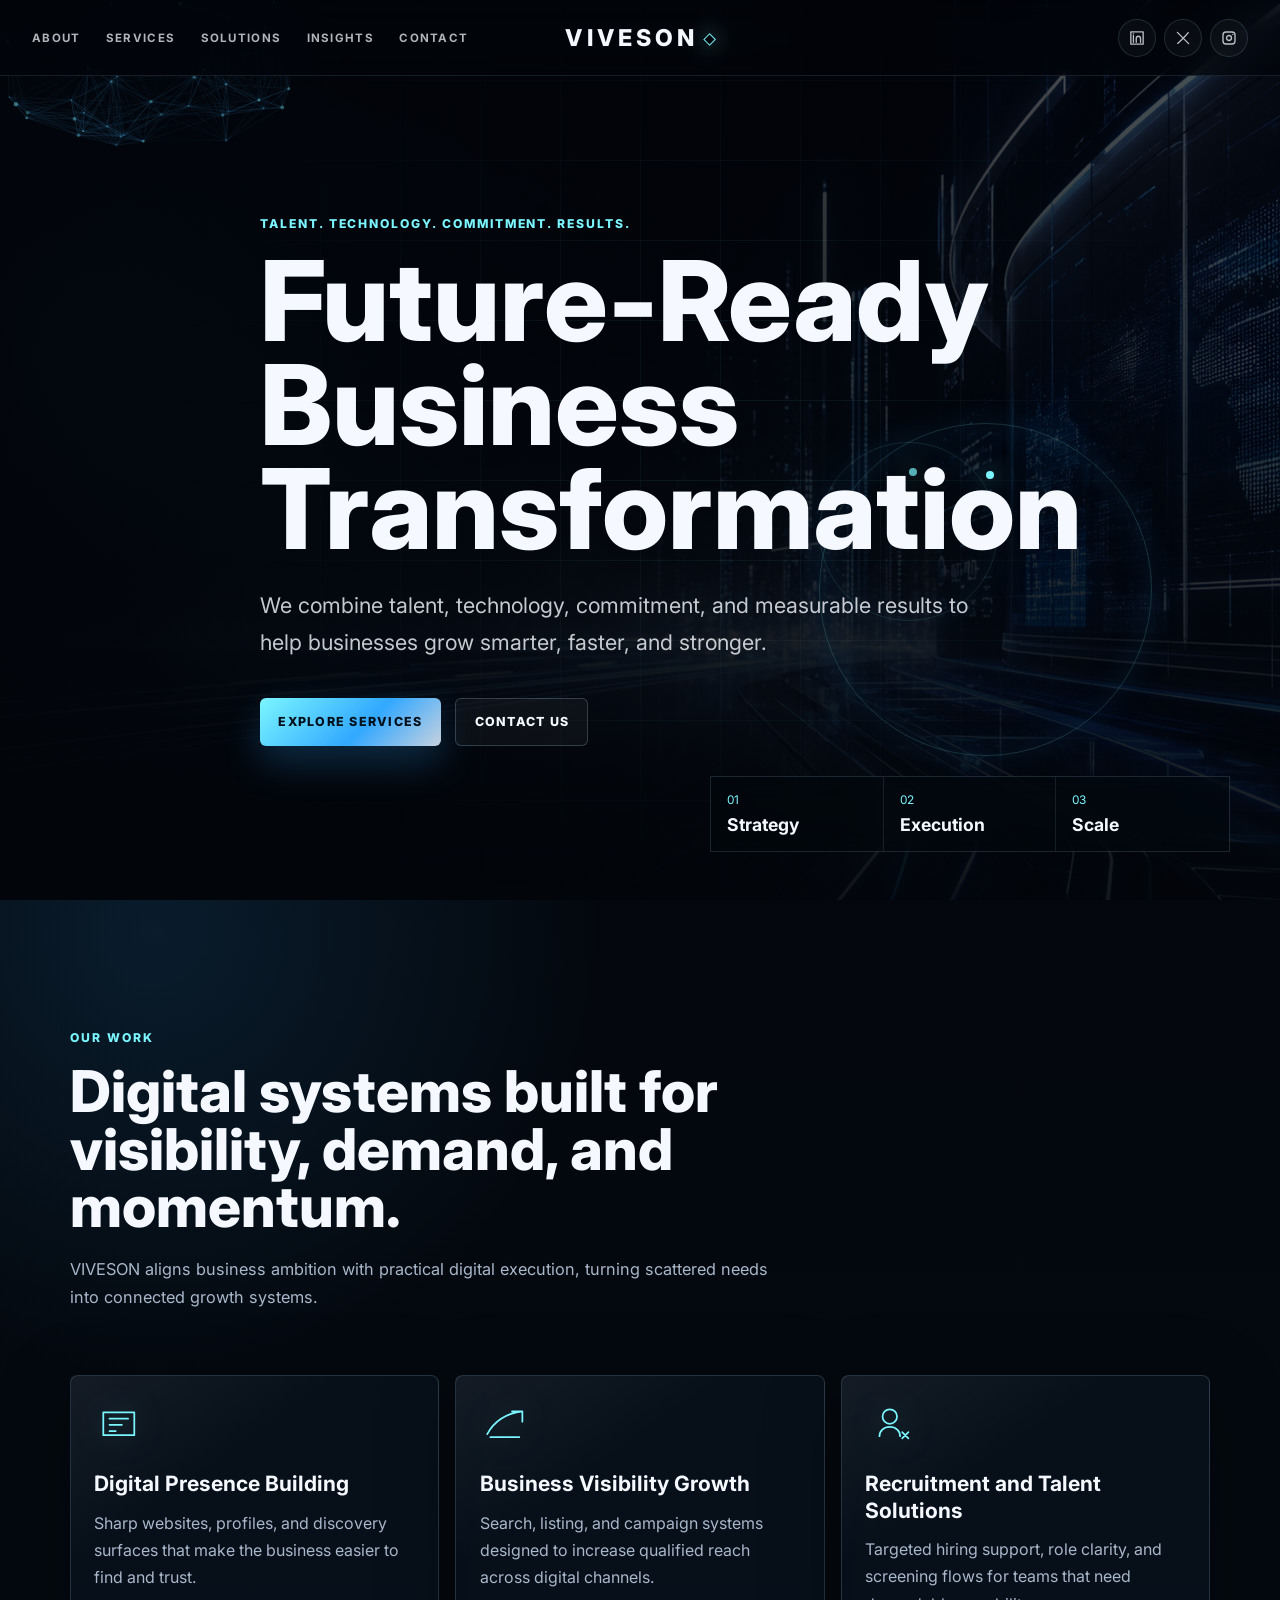
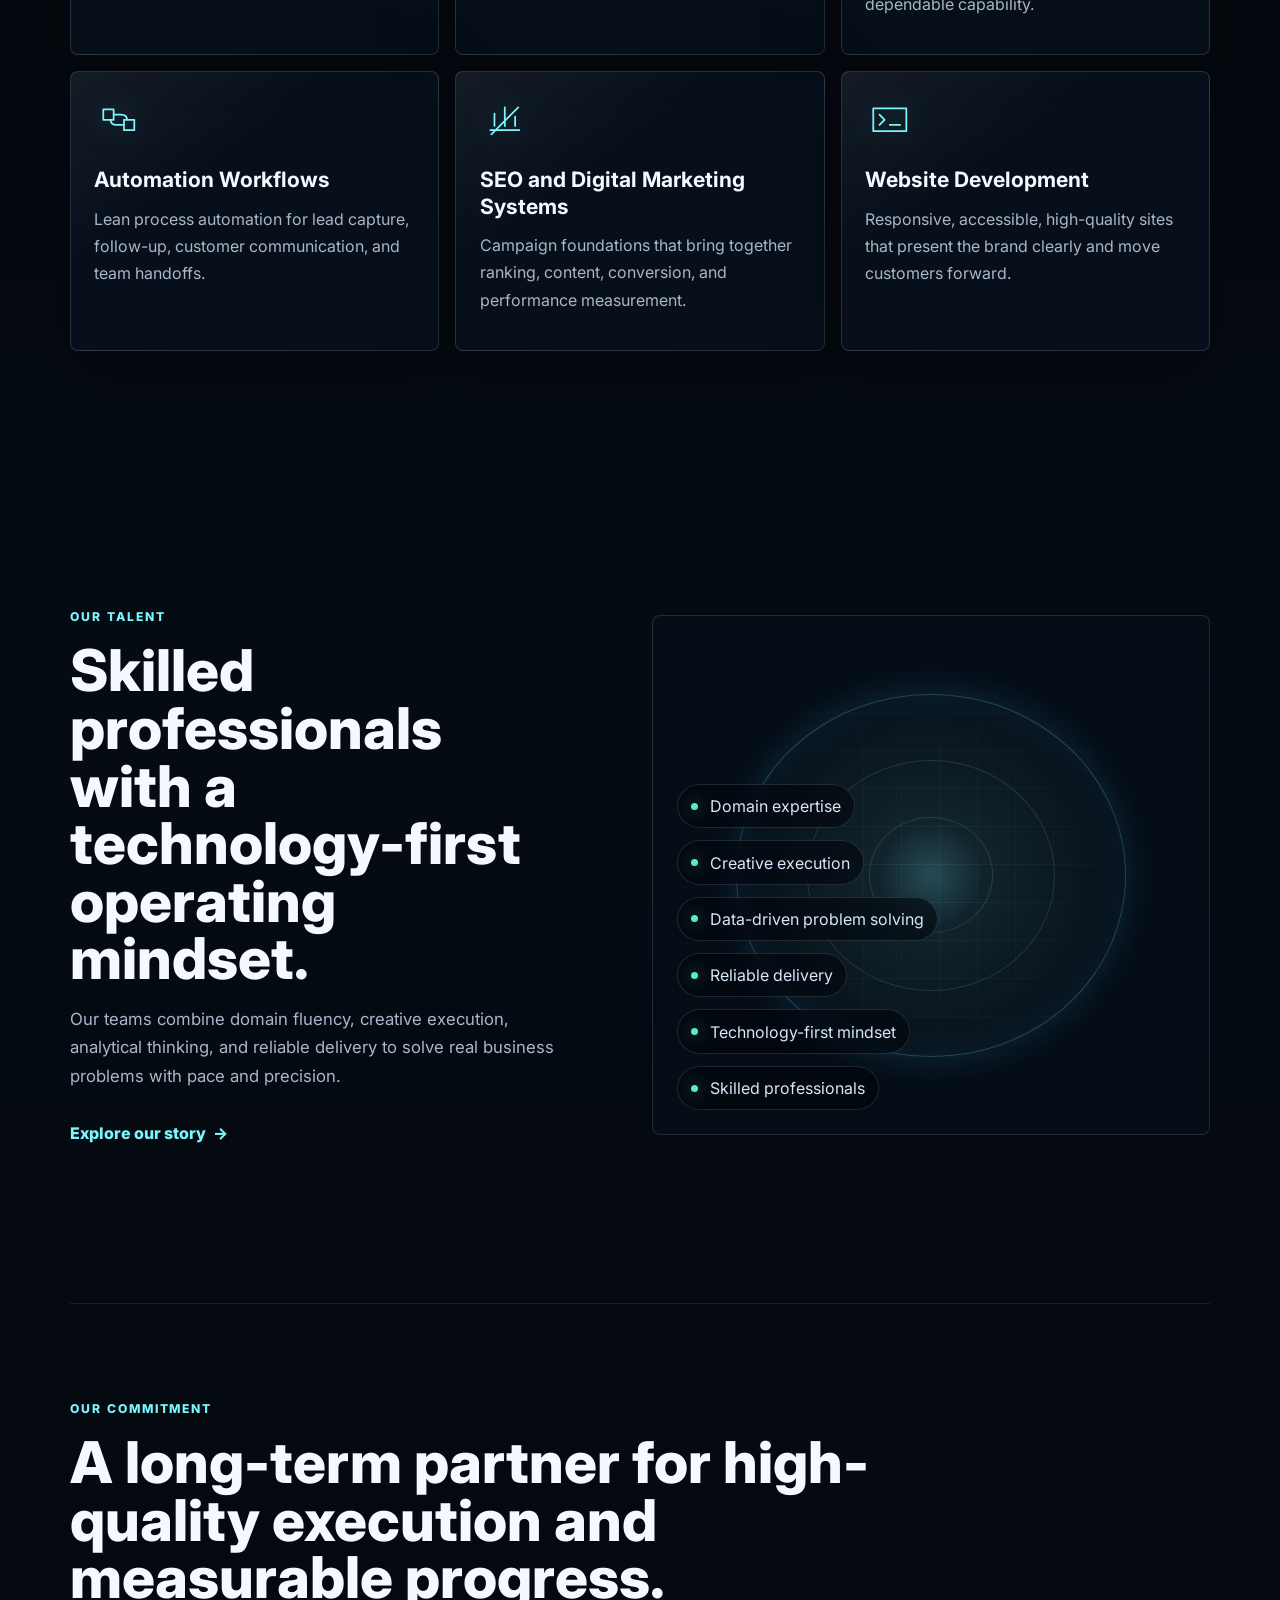
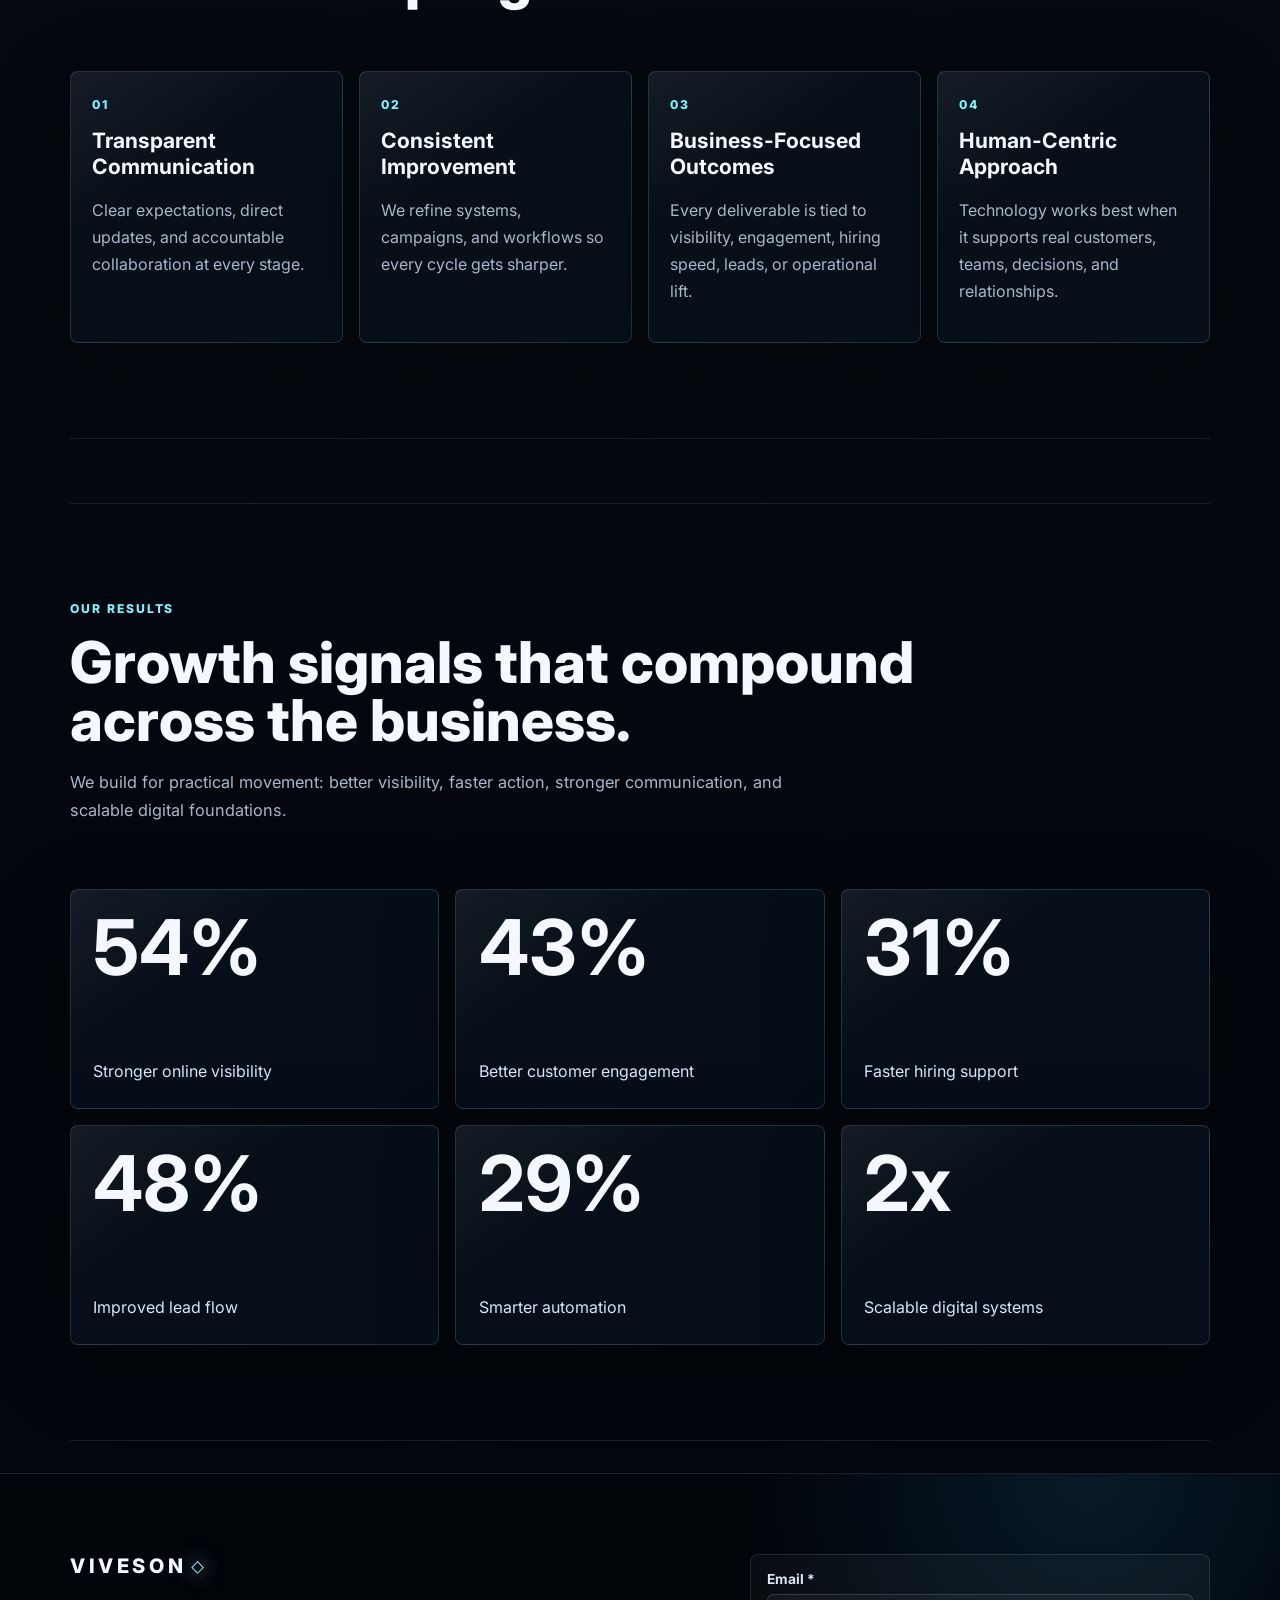
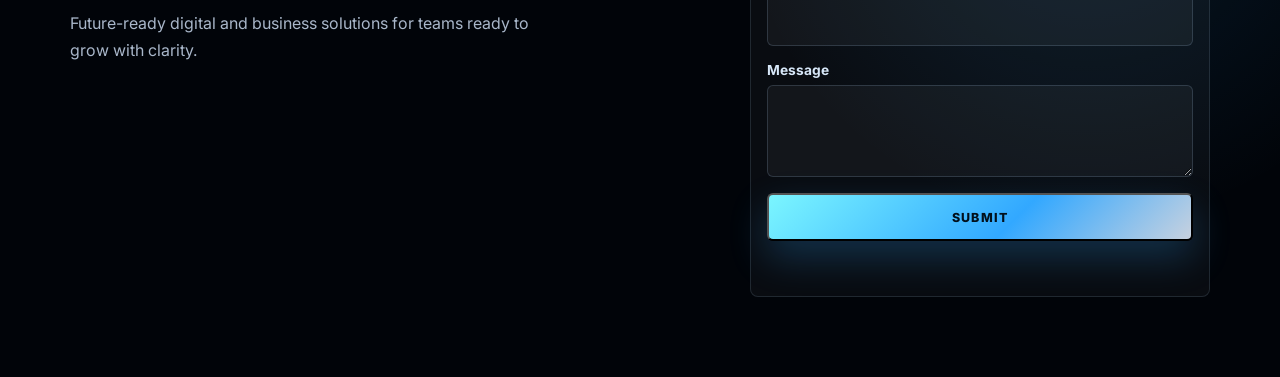
<file: index.html>
<!DOCTYPE html>
<html lang="en">
  <head>
    <meta charset="UTF-8" />
    <meta name="viewport" content="width=device-width, initial-scale=1.0" />
    <meta
      name="description"
      content="VIVESON delivers future-ready business transformation through technology, talent, digital growth, automation, and measurable outcomes."
    />
    <title>VIVESON | Future-Ready Business Transformation</title>
    <script>
      document.documentElement.classList.add("js");
    </script>
    <link rel="preconnect" href="https://fonts.googleapis.com" />
    <link rel="preconnect" href="https://fonts.gstatic.com" crossorigin />
    <link
      href="https://fonts.googleapis.com/css2?family=Inter:wght@400;500;600;700;800&display=swap"
      rel="stylesheet"
    />
    <link rel="stylesheet" href="styles.css" />
  </head>
  <body data-page="home">
    <a class="skip-link" href="#main">Skip to content</a>

    <header class="site-header" data-header>
      <div class="header-shell">
        <nav class="desktop-nav" aria-label="Primary navigation">
          <a href="about.html">About</a>
          <a href="services.html">Services</a>
          <a href="solutions.html">Solutions</a>
          <a href="blog.html">Insights</a>
          <a href="contact.html">Contact</a>
        </nav>

        <a class="brand" href="index.html" aria-label="VIVESON home">VIVESON</a>

        <div class="header-actions">
          <div class="social-links" aria-label="Social links">
            <a href="#" aria-label="LinkedIn">
              <svg aria-hidden="true" viewBox="0 0 24 24">
                <path d="M7.2 8.7v9.1M7.2 6.2h.1M11 17.8v-5.2c0-1.7 1.1-3 2.8-3s2.9 1.3 2.9 3v5.2M3.8 3.8h16.4v16.4H3.8z" />
              </svg>
            </a>
            <a href="#" aria-label="X">
              <svg aria-hidden="true" viewBox="0 0 24 24">
                <path d="M4.5 4.5 19.5 19.5M19 4.8l-6.6 7.5M11.6 12.9l-6.7 6.3" />
              </svg>
            </a>
            <a href="#" aria-label="Instagram">
              <svg aria-hidden="true" viewBox="0 0 24 24">
                <rect x="4" y="4" width="16" height="16" rx="4" />
                <circle cx="12" cy="12" r="3.3" />
                <path d="M16.9 7.1h.1" />
              </svg>
            </a>
          </div>
          <button class="menu-toggle" type="button" aria-label="Open menu" aria-expanded="false" data-menu-toggle>
            <span></span>
            <span></span>
          </button>
        </div>
      </div>
    </header>

    <div class="mobile-menu" data-mobile-menu aria-hidden="true">
      <nav aria-label="Mobile navigation">
        <a href="about.html">About</a>
        <a href="services.html">Services</a>
        <a href="solutions.html">Solutions</a>
        <a href="blog.html">Insights</a>
        <a href="contact.html">Contact</a>
      </nav>
      <div class="mobile-social" aria-label="Social links">
        <a href="#">LinkedIn</a>
        <a href="#">X</a>
        <a href="#">Instagram</a>
      </div>
    </div>

    <main id="main">
      <section class="hero home-hero" aria-labelledby="home-title">
        <img class="hero-image" src="assets/viveson-hero.png" alt="" aria-hidden="true" />
        <canvas class="hero-canvas" data-particle-canvas aria-hidden="true"></canvas>
        <div class="hero-grid" aria-hidden="true"></div>
        <div class="orbit orbit-one" aria-hidden="true"></div>
        <div class="orbit orbit-two" aria-hidden="true"></div>
        <div class="scanner" aria-hidden="true"></div>

        <div class="hero-content reveal">
          <p class="eyebrow">Talent. Technology. Commitment. Results.</p>
          <h1 id="home-title">Future-Ready Business Transformation</h1>
          <p class="hero-copy">
            We combine talent, technology, commitment, and measurable results to help businesses grow smarter,
            faster, and stronger.
          </p>
          <div class="hero-actions">
            <a class="button button-primary" href="services.html">Explore Services</a>
            <a class="button button-secondary" href="contact.html">Contact Us</a>
          </div>
        </div>

        <div class="hero-metrics reveal" aria-label="VIVESON operating strengths">
          <div>
            <span>01</span>
            <strong>Strategy</strong>
          </div>
          <div>
            <span>02</span>
            <strong>Execution</strong>
          </div>
          <div>
            <span>03</span>
            <strong>Scale</strong>
          </div>
        </div>
      </section>

      <section class="section section-work" aria-labelledby="work-title">
        <div class="section-heading reveal">
          <p class="eyebrow">Our Work</p>
          <h2 id="work-title">Digital systems built for visibility, demand, and momentum.</h2>
          <p>
            VIVESON aligns business ambition with practical digital execution, turning scattered needs into
            connected growth systems.
          </p>
        </div>

        <div class="feature-grid six-grid">
          <article class="feature-card reveal">
            <svg class="line-icon" aria-hidden="true" viewBox="0 0 48 48">
              <path d="M9 35V13h30v22H9zM15 19h18M15 25h12M15 31h6" />
            </svg>
            <h3>Digital Presence Building</h3>
            <p>Sharp websites, profiles, and discovery surfaces that make the business easier to find and trust.</p>
          </article>
          <article class="feature-card reveal">
            <svg class="line-icon" aria-hidden="true" viewBox="0 0 48 48">
              <path d="M7 34c7-13 18-20 34-22M31 12h10v10M10 37h28" />
            </svg>
            <h3>Business Visibility Growth</h3>
            <p>Search, listing, and campaign systems designed to increase qualified reach across digital channels.</p>
          </article>
          <article class="feature-card reveal">
            <svg class="line-icon" aria-hidden="true" viewBox="0 0 48 48">
              <path d="M14 36c0-5 4-9 10-9s10 4 10 9M17 17a7 7 0 1 0 14 0 7 7 0 0 0-14 0M36 32l6 6M42 32l-6 6" />
            </svg>
            <h3>Recruitment and Talent Solutions</h3>
            <p>Targeted hiring support, role clarity, and screening flows for teams that need dependable capability.</p>
          </article>
          <article class="feature-card reveal">
            <svg class="line-icon" aria-hidden="true" viewBox="0 0 48 48">
              <path d="M9 14h10v10H9zM29 24h10v10H29zM19 19h7c4 0 6 2 6 5M29 29h-7c-4 0-6-2-6-5" />
            </svg>
            <h3>Automation Workflows</h3>
            <p>Lean process automation for lead capture, follow-up, customer communication, and team handoffs.</p>
          </article>
          <article class="feature-card reveal">
            <svg class="line-icon" aria-hidden="true" viewBox="0 0 48 48">
              <path d="M10 34h28M14 30V18M24 30V12M34 30V21M11 38l26-26" />
            </svg>
            <h3>SEO and Digital Marketing Systems</h3>
            <p>Campaign foundations that bring together ranking, content, conversion, and performance measurement.</p>
          </article>
          <article class="feature-card reveal">
            <svg class="line-icon" aria-hidden="true" viewBox="0 0 48 48">
              <path d="M8 13h32v22H8zM14 19l5 5-5 5M24 29h10" />
            </svg>
            <h3>Website Development</h3>
            <p>Responsive, accessible, high-quality sites that present the brand clearly and move customers forward.</p>
          </article>
        </div>
      </section>

      <section class="section split-section" aria-labelledby="talent-title">
        <div class="split-copy reveal">
          <p class="eyebrow">Our Talent</p>
          <h2 id="talent-title">Skilled professionals with a technology-first operating mindset.</h2>
          <p>
            Our teams combine domain fluency, creative execution, analytical thinking, and reliable delivery to solve
            real business problems with pace and precision.
          </p>
          <a class="text-link" href="about.html">Explore our story</a>
        </div>
        <div class="signal-panel reveal" aria-label="Talent strengths">
          <div class="signal-ring" aria-hidden="true"></div>
          <ul class="signal-list">
            <li><span></span>Domain expertise</li>
            <li><span></span>Creative execution</li>
            <li><span></span>Data-driven problem solving</li>
            <li><span></span>Reliable delivery</li>
            <li><span></span>Technology-first mindset</li>
            <li><span></span>Skilled professionals</li>
          </ul>
        </div>
      </section>

      <section class="section commitment-band" aria-labelledby="commitment-title">
        <div class="section-heading reveal">
          <p class="eyebrow">Our Commitment</p>
          <h2 id="commitment-title">A long-term partner for high-quality execution and measurable progress.</h2>
        </div>
        <div class="commitment-grid">
          <article class="commitment-item reveal">
            <span>01</span>
            <h3>Transparent Communication</h3>
            <p>Clear expectations, direct updates, and accountable collaboration at every stage.</p>
          </article>
          <article class="commitment-item reveal">
            <span>02</span>
            <h3>Consistent Improvement</h3>
            <p>We refine systems, campaigns, and workflows so every cycle gets sharper.</p>
          </article>
          <article class="commitment-item reveal">
            <span>03</span>
            <h3>Business-Focused Outcomes</h3>
            <p>Every deliverable is tied to visibility, engagement, hiring speed, leads, or operational lift.</p>
          </article>
          <article class="commitment-item reveal">
            <span>04</span>
            <h3>Human-Centric Approach</h3>
            <p>Technology works best when it supports real customers, teams, decisions, and relationships.</p>
          </article>
        </div>
      </section>

      <section class="section results-section" aria-labelledby="results-title">
        <div class="section-heading reveal">
          <p class="eyebrow">Our Results</p>
          <h2 id="results-title">Growth signals that compound across the business.</h2>
          <p>
            We build for practical movement: better visibility, faster action, stronger communication, and scalable
            digital foundations.
          </p>
        </div>
        <div class="results-grid">
          <article class="metric-card reveal">
            <strong><span data-counter data-target="72">0</span>%</strong>
            <p>Stronger online visibility</p>
          </article>
          <article class="metric-card reveal">
            <strong><span data-counter data-target="58">0</span>%</strong>
            <p>Better customer engagement</p>
          </article>
          <article class="metric-card reveal">
            <strong><span data-counter data-target="41">0</span>%</strong>
            <p>Faster hiring support</p>
          </article>
          <article class="metric-card reveal">
            <strong><span data-counter data-target="64">0</span>%</strong>
            <p>Improved lead flow</p>
          </article>
          <article class="metric-card reveal">
            <strong><span data-counter data-target="39">0</span>%</strong>
            <p>Smarter automation</p>
          </article>
          <article class="metric-card reveal">
            <strong><span data-counter data-target="3">0</span>x</strong>
            <p>Scalable digital systems</p>
          </article>
        </div>
      </section>
    </main>

    <footer class="site-footer">
      <div class="footer-inner">
        <div>
          <a class="footer-brand" href="index.html">VIVESON</a>
          <p>Future-ready digital and business solutions for teams ready to grow with clarity.</p>
        </div>
        <form class="footer-form js-contact-form" novalidate>
          <label>
            <span>Email *</span>
            <input type="email" name="email" autocomplete="email" required />
          </label>
          <label>
            <span>Message</span>
            <textarea name="message" rows="3"></textarea>
          </label>
          <button class="button button-primary" type="submit">Submit</button>
          <p class="form-status" role="status" aria-live="polite"></p>
        </form>
      </div>
    </footer>

    <script src="script.js"></script>
  </body>
</html>
</file>
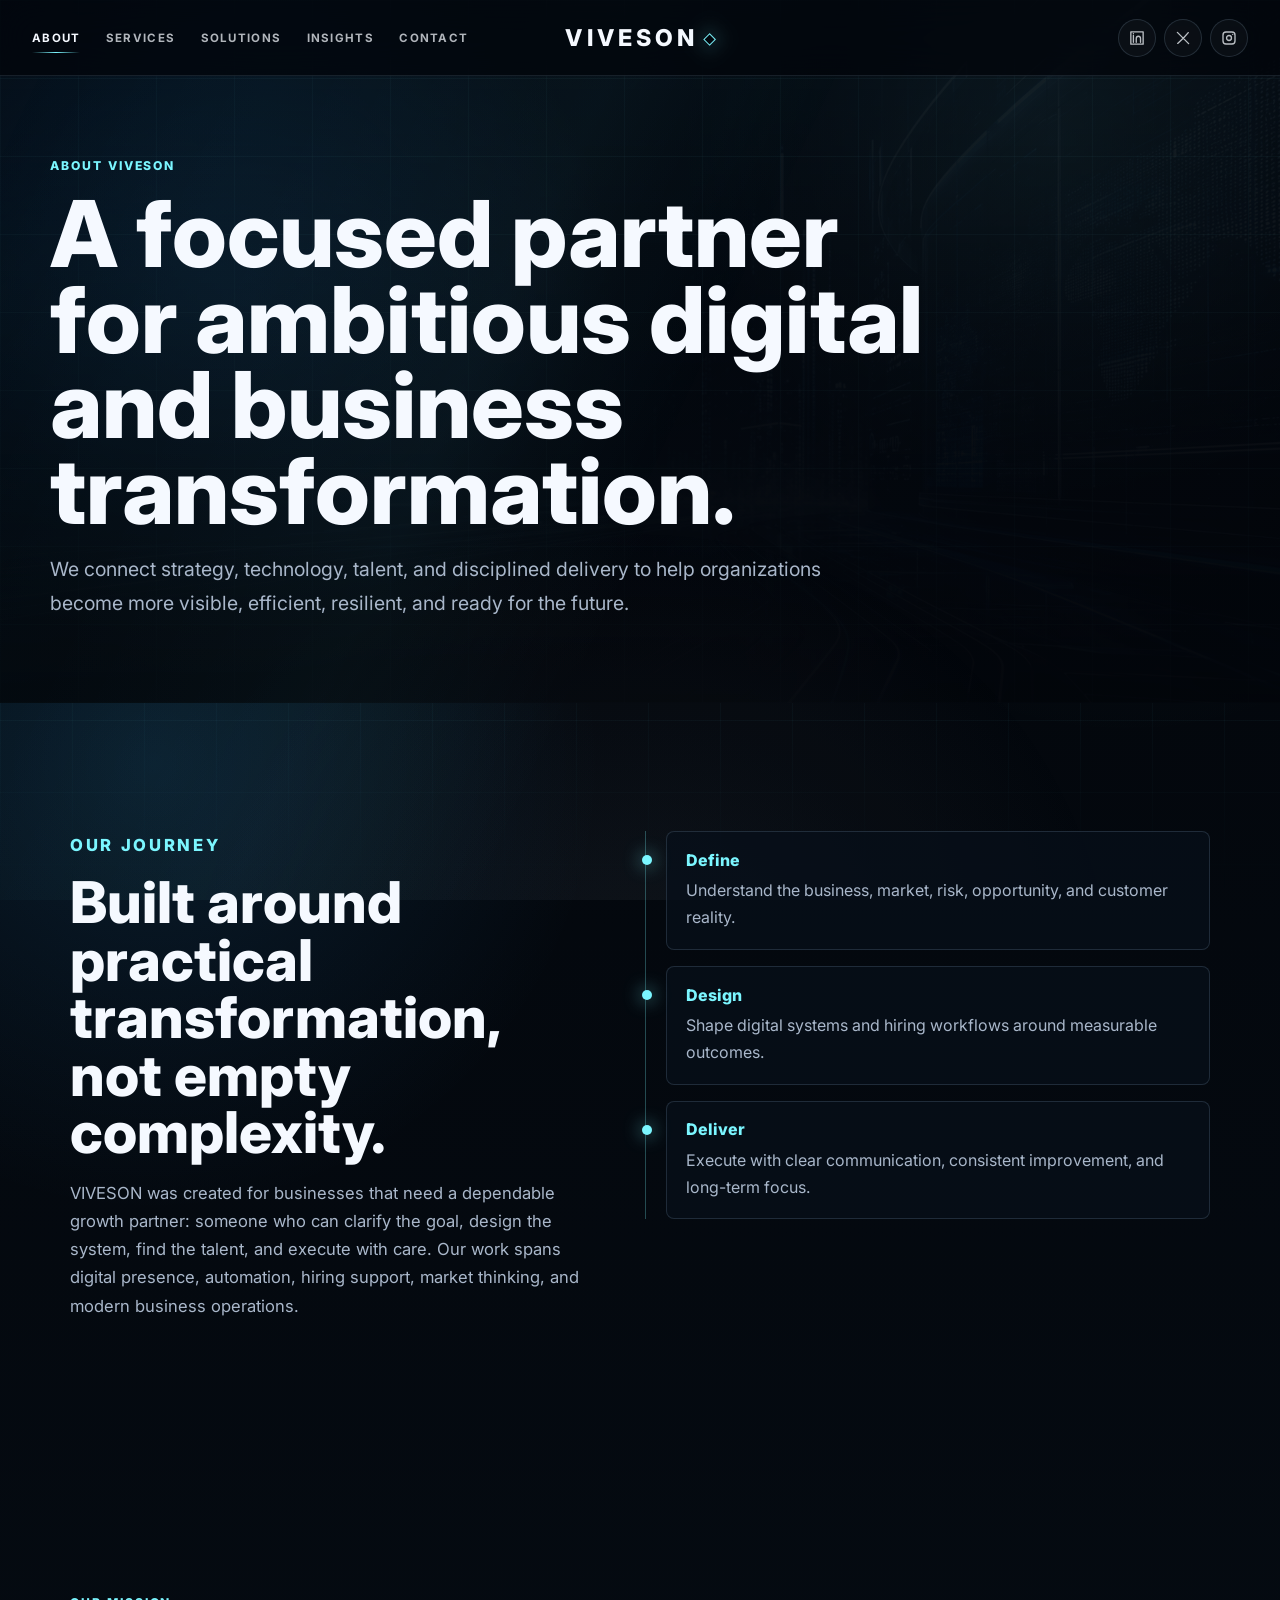
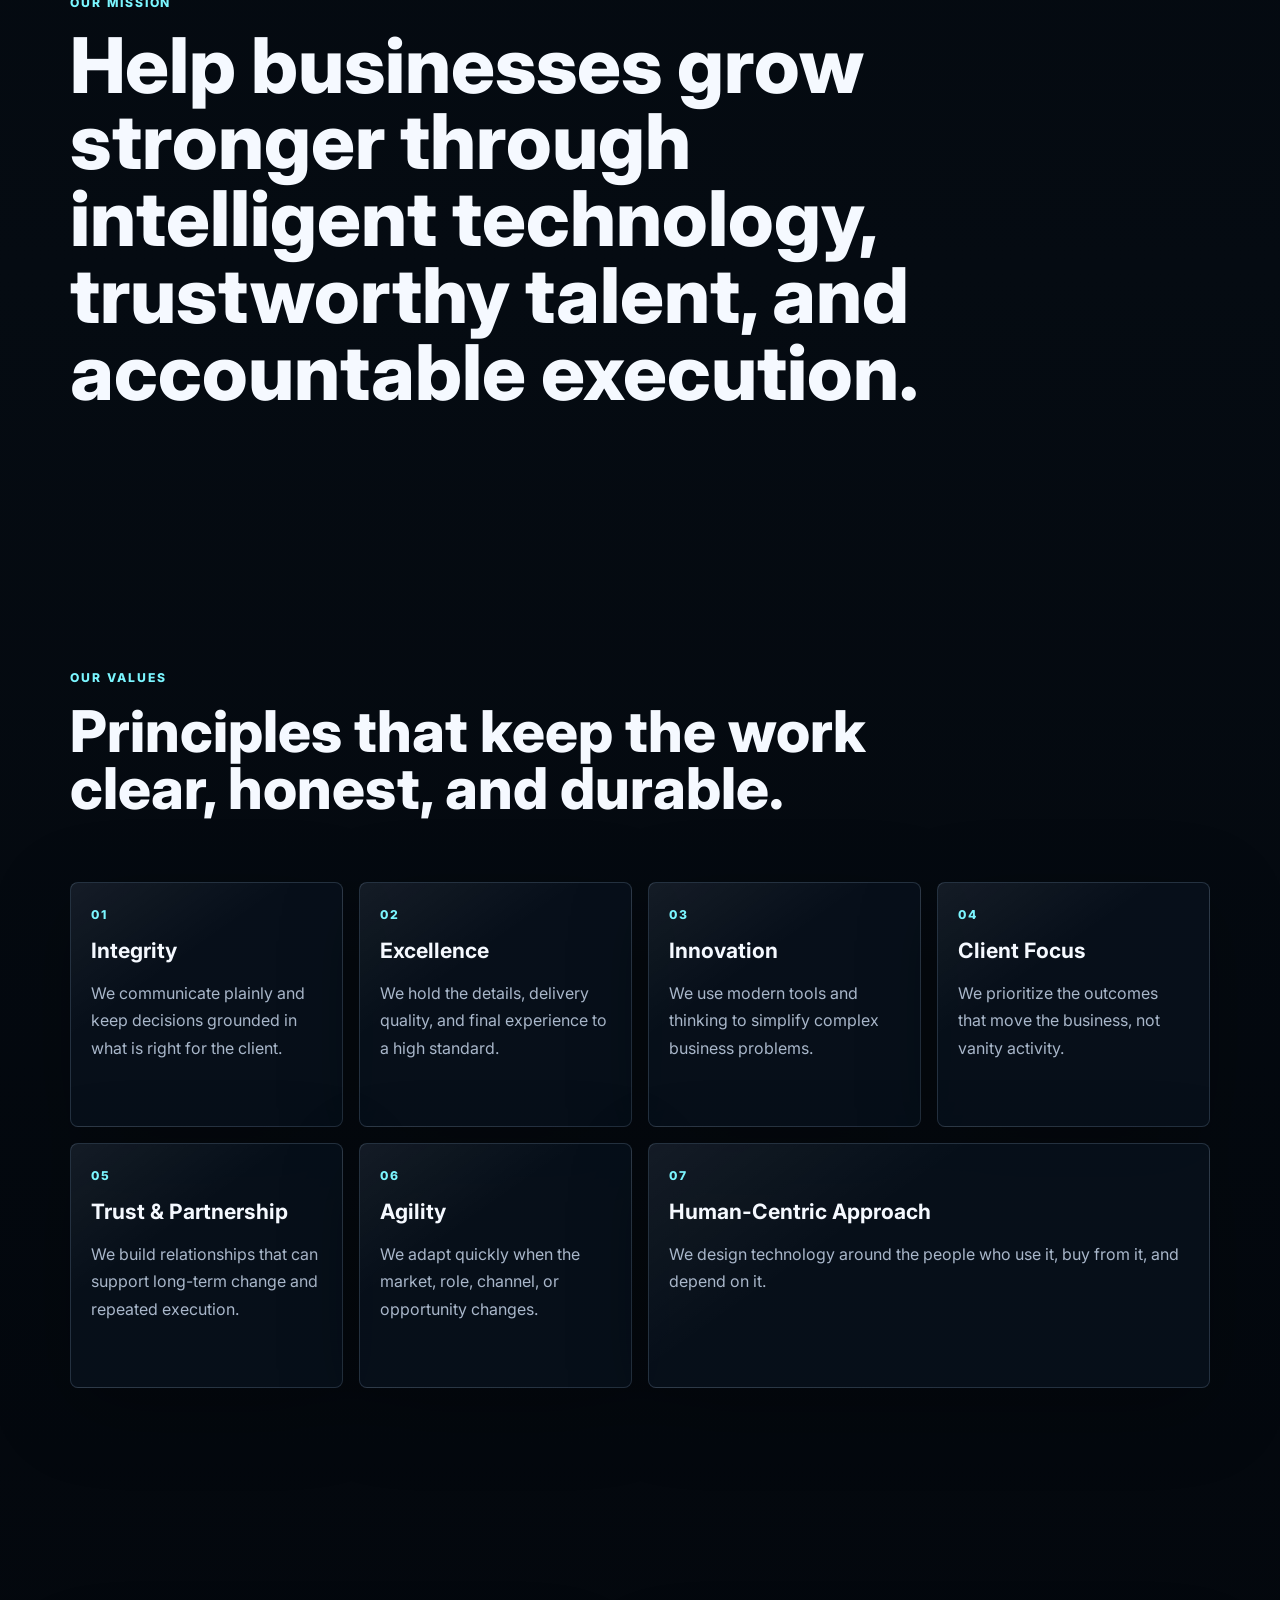
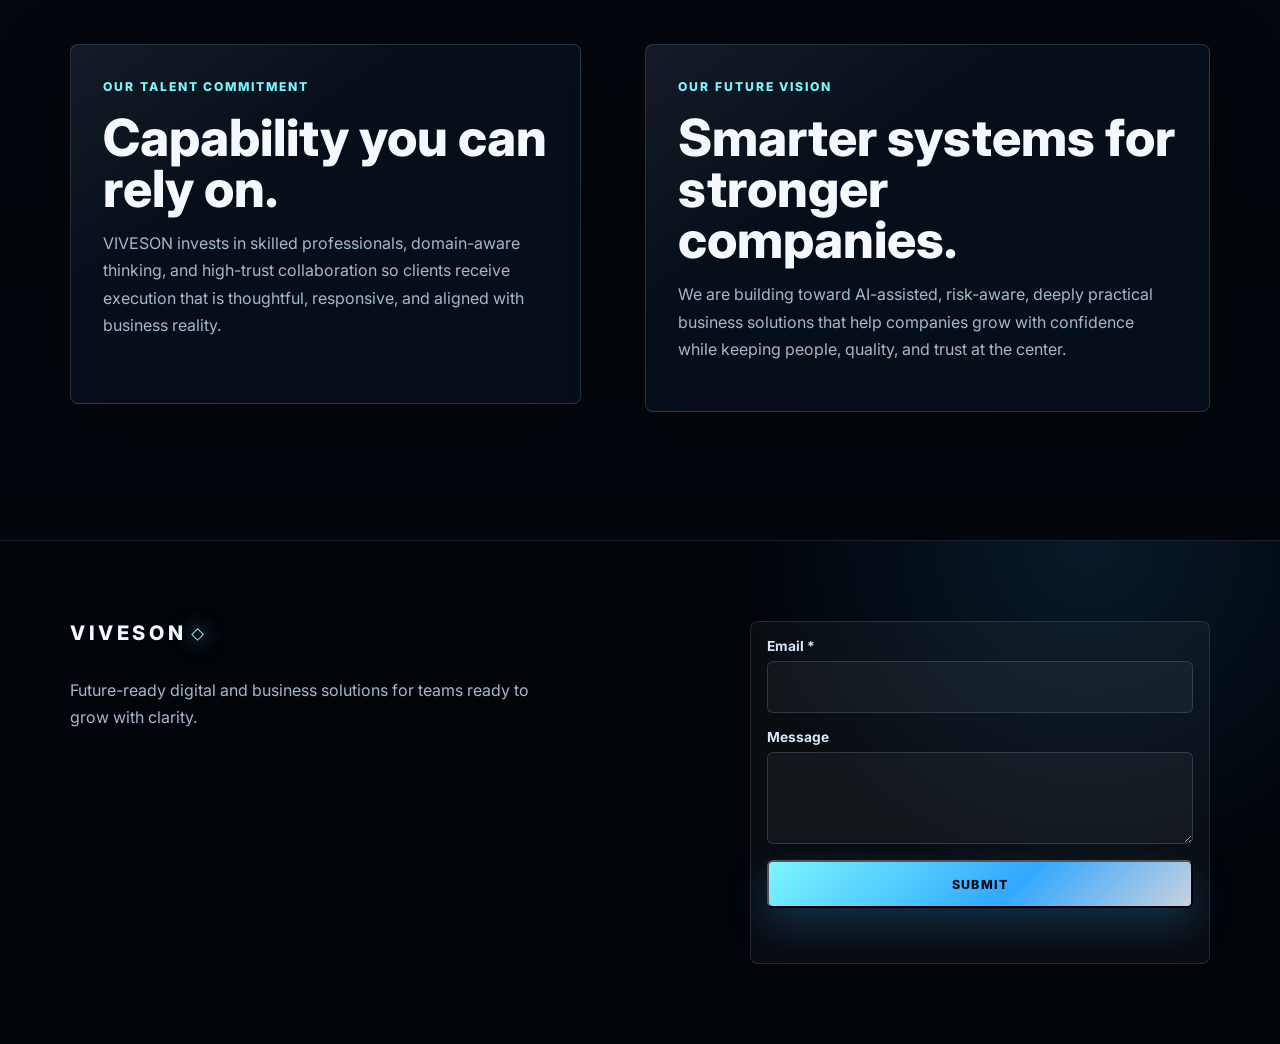
<file: about.html>
<!DOCTYPE html>
<html lang="en">
  <head>
    <meta charset="UTF-8" />
    <meta name="viewport" content="width=device-width, initial-scale=1.0" />
    <meta
      name="description"
      content="Learn about VIVESON's journey, mission, values, talent commitment, and future vision."
    />
    <title>About | VIVESON</title>
    <script>
      document.documentElement.classList.add("js");
    </script>
    <link rel="preconnect" href="https://fonts.googleapis.com" />
    <link rel="preconnect" href="https://fonts.gstatic.com" crossorigin />
    <link
      href="https://fonts.googleapis.com/css2?family=Inter:wght@400;500;600;700;800&display=swap"
      rel="stylesheet"
    />
    <link rel="stylesheet" href="styles.css" />
  </head>
  <body data-page="about">
    <a class="skip-link" href="#main">Skip to content</a>

    <header class="site-header" data-header>
      <div class="header-shell">
        <nav class="desktop-nav" aria-label="Primary navigation">
          <a href="about.html" aria-current="page">About</a>
          <a href="services.html">Services</a>
          <a href="solutions.html">Solutions</a>
          <a href="blog.html">Insights</a>
          <a href="contact.html">Contact</a>
        </nav>
        <a class="brand" href="index.html" aria-label="VIVESON home">VIVESON</a>
        <div class="header-actions">
          <div class="social-links" aria-label="Social links">
            <a href="#" aria-label="LinkedIn"><svg aria-hidden="true" viewBox="0 0 24 24"><path d="M7.2 8.7v9.1M7.2 6.2h.1M11 17.8v-5.2c0-1.7 1.1-3 2.8-3s2.9 1.3 2.9 3v5.2M3.8 3.8h16.4v16.4H3.8z" /></svg></a>
            <a href="#" aria-label="X"><svg aria-hidden="true" viewBox="0 0 24 24"><path d="M4.5 4.5 19.5 19.5M19 4.8l-6.6 7.5M11.6 12.9l-6.7 6.3" /></svg></a>
            <a href="#" aria-label="Instagram"><svg aria-hidden="true" viewBox="0 0 24 24"><rect x="4" y="4" width="16" height="16" rx="4" /><circle cx="12" cy="12" r="3.3" /><path d="M16.9 7.1h.1" /></svg></a>
          </div>
          <button class="menu-toggle" type="button" aria-label="Open menu" aria-expanded="false" data-menu-toggle>
            <span></span><span></span>
          </button>
        </div>
      </div>
    </header>

    <div class="mobile-menu" data-mobile-menu aria-hidden="true">
      <nav aria-label="Mobile navigation">
        <a href="about.html" aria-current="page">About</a>
        <a href="services.html">Services</a>
        <a href="solutions.html">Solutions</a>
        <a href="blog.html">Insights</a>
        <a href="contact.html">Contact</a>
      </nav>
      <div class="mobile-social" aria-label="Social links"><a href="#">LinkedIn</a><a href="#">X</a><a href="#">Instagram</a></div>
    </div>

    <main id="main">
      <section class="page-hero" aria-labelledby="about-title">
        <div class="page-hero-bg" aria-hidden="true"></div>
        <div class="page-hero-inner reveal">
          <p class="eyebrow">About VIVESON</p>
          <h1 id="about-title">A focused partner for ambitious digital and business transformation.</h1>
          <p>
            We connect strategy, technology, talent, and disciplined delivery to help organizations become more
            visible, efficient, resilient, and ready for the future.
          </p>
        </div>
      </section>

      <section class="section story-section" aria-labelledby="journey-title">
        <div class="story-copy reveal">
          <p class="eyebrow">Our Journey</p>
          <h2 id="journey-title">Built around practical transformation, not empty complexity.</h2>
          <p>
            VIVESON was created for businesses that need a dependable growth partner: someone who can clarify the
            goal, design the system, find the talent, and execute with care. Our work spans digital presence,
            automation, hiring support, market thinking, and modern business operations.
          </p>
        </div>
        <div class="timeline reveal" aria-label="VIVESON journey">
          <div><span>Define</span><p>Understand the business, market, risk, opportunity, and customer reality.</p></div>
          <div><span>Design</span><p>Shape digital systems and hiring workflows around measurable outcomes.</p></div>
          <div><span>Deliver</span><p>Execute with clear communication, consistent improvement, and long-term focus.</p></div>
        </div>
      </section>

      <section class="section mission-section" aria-labelledby="mission-title">
        <div class="large-statement reveal">
          <p class="eyebrow">Our Mission</p>
          <h2 id="mission-title">Help businesses grow stronger through intelligent technology, trustworthy talent, and accountable execution.</h2>
        </div>
      </section>

      <section class="section values-section" aria-labelledby="values-title">
        <div class="section-heading reveal">
          <p class="eyebrow">Our Values</p>
          <h2 id="values-title">Principles that keep the work clear, honest, and durable.</h2>
        </div>
        <div class="values-grid">
          <article class="value-card reveal"><span>01</span><h3>Integrity</h3><p>We communicate plainly and keep decisions grounded in what is right for the client.</p></article>
          <article class="value-card reveal"><span>02</span><h3>Excellence</h3><p>We hold the details, delivery quality, and final experience to a high standard.</p></article>
          <article class="value-card reveal"><span>03</span><h3>Innovation</h3><p>We use modern tools and thinking to simplify complex business problems.</p></article>
          <article class="value-card reveal"><span>04</span><h3>Client Focus</h3><p>We prioritize the outcomes that move the business, not vanity activity.</p></article>
          <article class="value-card reveal"><span>05</span><h3>Trust &amp; Partnership</h3><p>We build relationships that can support long-term change and repeated execution.</p></article>
          <article class="value-card reveal"><span>06</span><h3>Agility</h3><p>We adapt quickly when the market, role, channel, or opportunity changes.</p></article>
          <article class="value-card reveal"><span>07</span><h3>Human-Centric Approach</h3><p>We design technology around the people who use it, buy from it, and depend on it.</p></article>
        </div>
      </section>

      <section class="section dual-panels" aria-label="Talent commitment and future vision">
        <article class="deep-panel reveal">
          <p class="eyebrow">Our Talent Commitment</p>
          <h2>Capability you can rely on.</h2>
          <p>
            VIVESON invests in skilled professionals, domain-aware thinking, and high-trust collaboration so clients
            receive execution that is thoughtful, responsive, and aligned with business reality.
          </p>
        </article>
        <article class="deep-panel reveal">
          <p class="eyebrow">Our Future Vision</p>
          <h2>Smarter systems for stronger companies.</h2>
          <p>
            We are building toward AI-assisted, risk-aware, deeply practical business solutions that help companies
            grow with confidence while keeping people, quality, and trust at the center.
          </p>
        </article>
      </section>
    </main>

    <footer class="site-footer">
      <div class="footer-inner">
        <div>
          <a class="footer-brand" href="index.html">VIVESON</a>
          <p>Future-ready digital and business solutions for teams ready to grow with clarity.</p>
        </div>
        <form class="footer-form js-contact-form" novalidate>
          <label><span>Email *</span><input type="email" name="email" autocomplete="email" required /></label>
          <label><span>Message</span><textarea name="message" rows="3"></textarea></label>
          <button class="button button-primary" type="submit">Submit</button>
          <p class="form-status" role="status" aria-live="polite"></p>
        </form>
      </div>
    </footer>
    <script src="script.js"></script>
  </body>
</html>
</file>
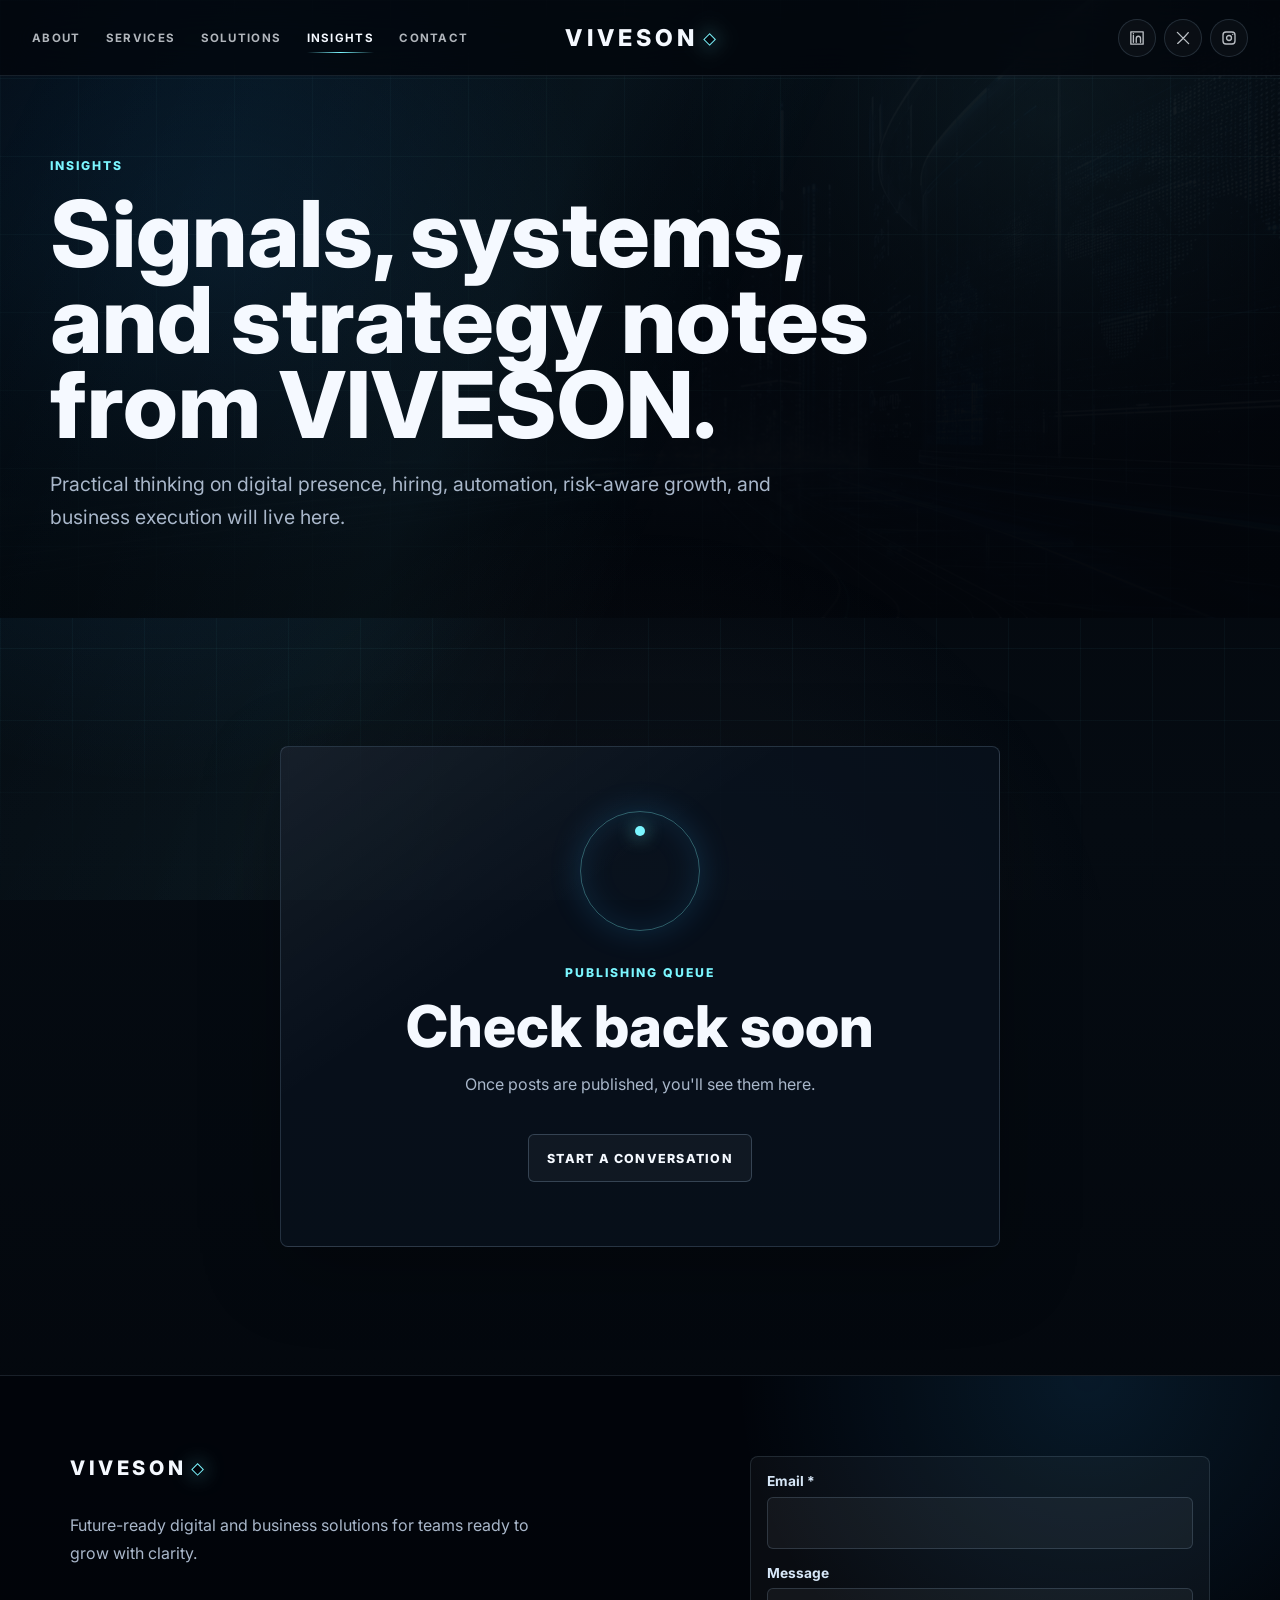
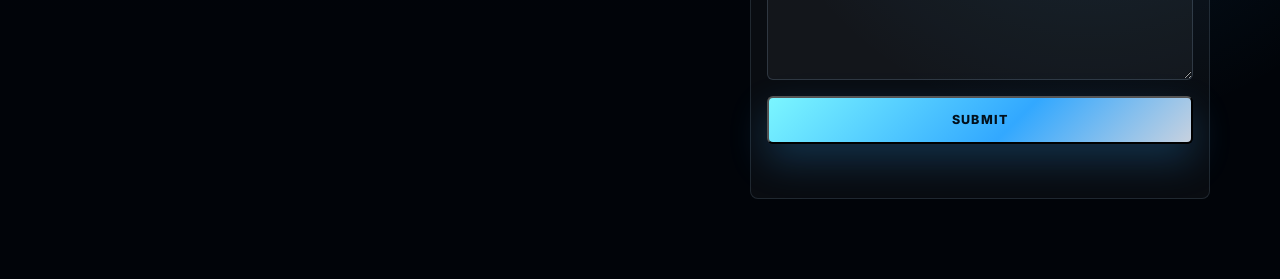
<file: blog.html>
<!DOCTYPE html>
<html lang="en">
  <head>
    <meta charset="UTF-8" />
    <meta name="viewport" content="width=device-width, initial-scale=1.0" />
    <meta name="description" content="VIVESON insights and blog posts will be published here soon." />
    <title>Insights | VIVESON</title>
    <script>
      document.documentElement.classList.add("js");
    </script>
    <link rel="preconnect" href="https://fonts.googleapis.com" />
    <link rel="preconnect" href="https://fonts.gstatic.com" crossorigin />
    <link
      href="https://fonts.googleapis.com/css2?family=Inter:wght@400;500;600;700;800&display=swap"
      rel="stylesheet"
    />
    <link rel="stylesheet" href="styles.css" />
  </head>
  <body data-page="blog">
    <a class="skip-link" href="#main">Skip to content</a>

    <header class="site-header" data-header>
      <div class="header-shell">
        <nav class="desktop-nav" aria-label="Primary navigation">
          <a href="about.html">About</a>
          <a href="services.html">Services</a>
          <a href="solutions.html">Solutions</a>
          <a href="blog.html" aria-current="page">Insights</a>
          <a href="contact.html">Contact</a>
        </nav>
        <a class="brand" href="index.html" aria-label="VIVESON home">VIVESON</a>
        <div class="header-actions">
          <div class="social-links" aria-label="Social links">
            <a href="#" aria-label="LinkedIn"><svg aria-hidden="true" viewBox="0 0 24 24"><path d="M7.2 8.7v9.1M7.2 6.2h.1M11 17.8v-5.2c0-1.7 1.1-3 2.8-3s2.9 1.3 2.9 3v5.2M3.8 3.8h16.4v16.4H3.8z" /></svg></a>
            <a href="#" aria-label="X"><svg aria-hidden="true" viewBox="0 0 24 24"><path d="M4.5 4.5 19.5 19.5M19 4.8l-6.6 7.5M11.6 12.9l-6.7 6.3" /></svg></a>
            <a href="#" aria-label="Instagram"><svg aria-hidden="true" viewBox="0 0 24 24"><rect x="4" y="4" width="16" height="16" rx="4" /><circle cx="12" cy="12" r="3.3" /><path d="M16.9 7.1h.1" /></svg></a>
          </div>
          <button class="menu-toggle" type="button" aria-label="Open menu" aria-expanded="false" data-menu-toggle><span></span><span></span></button>
        </div>
      </div>
    </header>

    <div class="mobile-menu" data-mobile-menu aria-hidden="true">
      <nav aria-label="Mobile navigation">
        <a href="about.html">About</a>
        <a href="services.html">Services</a>
        <a href="solutions.html">Solutions</a>
        <a href="blog.html" aria-current="page">Insights</a>
        <a href="contact.html">Contact</a>
      </nav>
      <div class="mobile-social" aria-label="Social links"><a href="#">LinkedIn</a><a href="#">X</a><a href="#">Instagram</a></div>
    </div>

    <main id="main">
      <section class="page-hero" aria-labelledby="blog-title">
        <div class="page-hero-bg" aria-hidden="true"></div>
        <div class="page-hero-inner reveal">
          <p class="eyebrow">Insights</p>
          <h1 id="blog-title">Signals, systems, and strategy notes from VIVESON.</h1>
          <p>
            Practical thinking on digital presence, hiring, automation, risk-aware growth, and business execution will
            live here.
          </p>
        </div>
      </section>

      <section class="section empty-state-section" aria-label="Insights empty state">
        <div class="empty-state reveal">
          <div class="empty-orbit" aria-hidden="true"></div>
          <p class="eyebrow">Publishing Queue</p>
          <h2>Check back soon</h2>
          <p>Once posts are published, you'll see them here.</p>
          <a class="button button-secondary" href="contact.html">Start a Conversation</a>
        </div>
      </section>
    </main>

    <footer class="site-footer">
      <div class="footer-inner">
        <div>
          <a class="footer-brand" href="index.html">VIVESON</a>
          <p>Future-ready digital and business solutions for teams ready to grow with clarity.</p>
        </div>
        <form class="footer-form js-contact-form" novalidate>
          <label><span>Email *</span><input type="email" name="email" autocomplete="email" required /></label>
          <label><span>Message</span><textarea name="message" rows="3"></textarea></label>
          <button class="button button-primary" type="submit">Submit</button>
          <p class="form-status" role="status" aria-live="polite"></p>
        </form>
      </div>
    </footer>
    <script src="script.js"></script>
  </body>
</html>
</file>
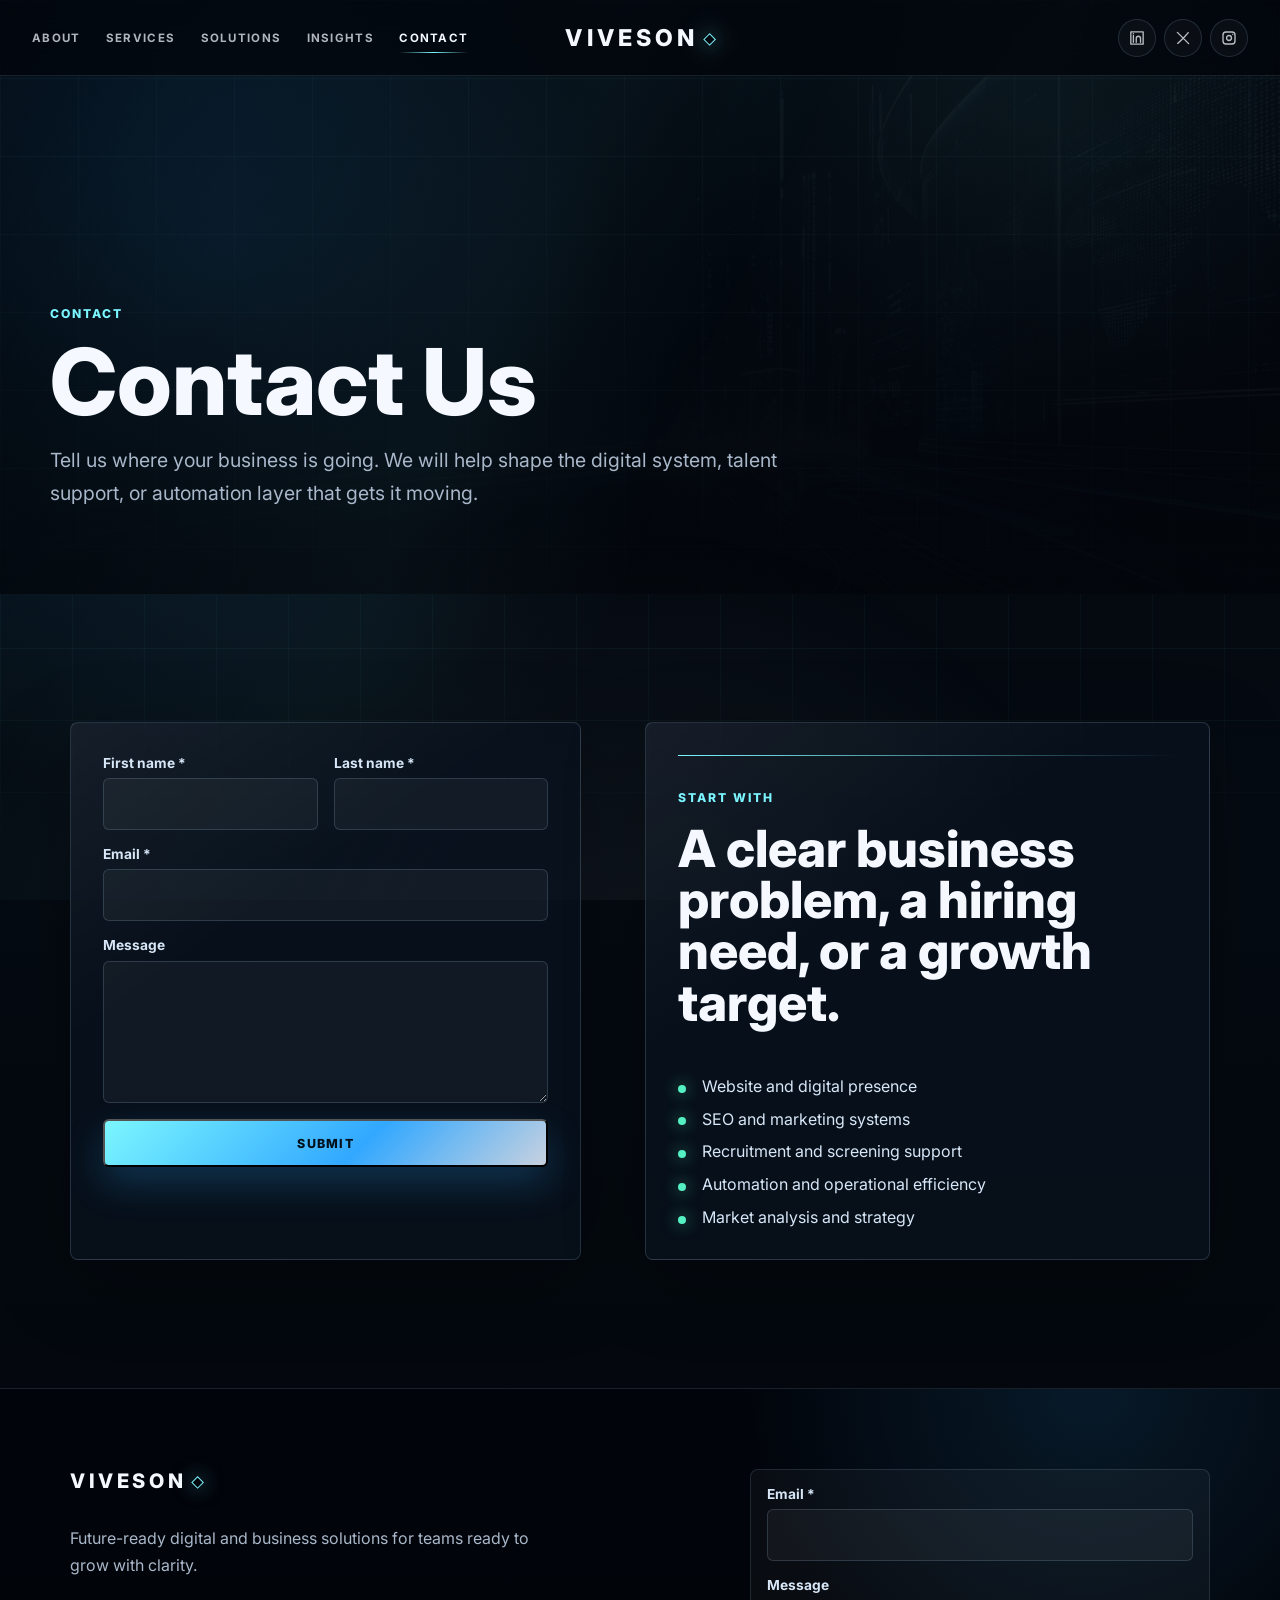
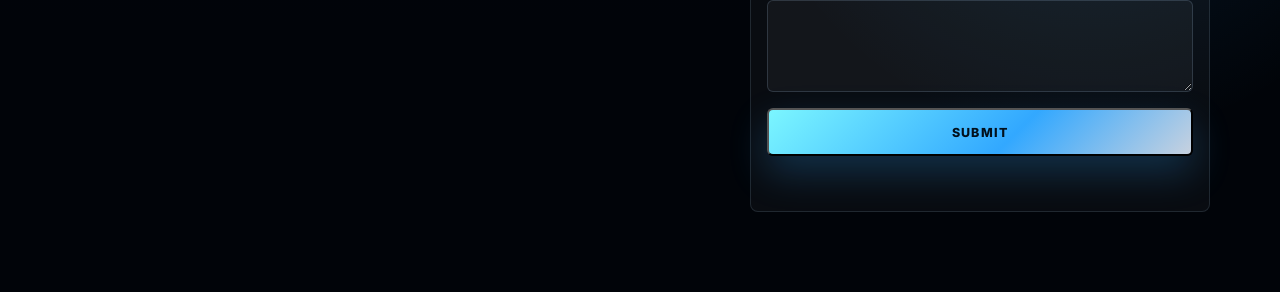
<file: contact.html>
<!DOCTYPE html>
<html lang="en">
  <head>
    <meta charset="UTF-8" />
    <meta name="viewport" content="width=device-width, initial-scale=1.0" />
    <meta name="description" content="Contact VIVESON to discuss services, solutions, digital transformation, automation, and hiring support." />
    <title>Contact | VIVESON</title>
    <script>
      document.documentElement.classList.add("js");
    </script>
    <link rel="preconnect" href="https://fonts.googleapis.com" />
    <link rel="preconnect" href="https://fonts.gstatic.com" crossorigin />
    <link
      href="https://fonts.googleapis.com/css2?family=Inter:wght@400;500;600;700;800&display=swap"
      rel="stylesheet"
    />
    <link rel="stylesheet" href="styles.css" />
  </head>
  <body data-page="contact">
    <a class="skip-link" href="#main">Skip to content</a>

    <header class="site-header" data-header>
      <div class="header-shell">
        <nav class="desktop-nav" aria-label="Primary navigation">
          <a href="about.html">About</a>
          <a href="services.html">Services</a>
          <a href="solutions.html">Solutions</a>
          <a href="blog.html">Insights</a>
          <a href="contact.html" aria-current="page">Contact</a>
        </nav>
        <a class="brand" href="index.html" aria-label="VIVESON home">VIVESON</a>
        <div class="header-actions">
          <div class="social-links" aria-label="Social links">
            <a href="#" aria-label="LinkedIn"><svg aria-hidden="true" viewBox="0 0 24 24"><path d="M7.2 8.7v9.1M7.2 6.2h.1M11 17.8v-5.2c0-1.7 1.1-3 2.8-3s2.9 1.3 2.9 3v5.2M3.8 3.8h16.4v16.4H3.8z" /></svg></a>
            <a href="#" aria-label="X"><svg aria-hidden="true" viewBox="0 0 24 24"><path d="M4.5 4.5 19.5 19.5M19 4.8l-6.6 7.5M11.6 12.9l-6.7 6.3" /></svg></a>
            <a href="#" aria-label="Instagram"><svg aria-hidden="true" viewBox="0 0 24 24"><rect x="4" y="4" width="16" height="16" rx="4" /><circle cx="12" cy="12" r="3.3" /><path d="M16.9 7.1h.1" /></svg></a>
          </div>
          <button class="menu-toggle" type="button" aria-label="Open menu" aria-expanded="false" data-menu-toggle><span></span><span></span></button>
        </div>
      </div>
    </header>

    <div class="mobile-menu" data-mobile-menu aria-hidden="true">
      <nav aria-label="Mobile navigation">
        <a href="about.html">About</a>
        <a href="services.html">Services</a>
        <a href="solutions.html">Solutions</a>
        <a href="blog.html">Insights</a>
        <a href="contact.html" aria-current="page">Contact</a>
      </nav>
      <div class="mobile-social" aria-label="Social links"><a href="#">LinkedIn</a><a href="#">X</a><a href="#">Instagram</a></div>
    </div>

    <main id="main">
      <section class="page-hero contact-hero" aria-labelledby="contact-title">
        <div class="page-hero-bg" aria-hidden="true"></div>
        <div class="page-hero-inner reveal">
          <p class="eyebrow">Contact</p>
          <h1 id="contact-title">Contact Us</h1>
          <p>
            Tell us where your business is going. We will help shape the digital system, talent support, or automation
            layer that gets it moving.
          </p>
        </div>
      </section>

      <section class="section contact-section" aria-label="Contact form and details">
        <div class="contact-panel reveal">
          <form class="contact-form js-contact-form" novalidate>
            <div class="form-grid">
              <label>
                <span>First name *</span>
                <input type="text" name="firstName" autocomplete="given-name" required />
              </label>
              <label>
                <span>Last name *</span>
                <input type="text" name="lastName" autocomplete="family-name" required />
              </label>
            </div>
            <label>
              <span>Email *</span>
              <input type="email" name="email" autocomplete="email" required />
            </label>
            <label>
              <span>Message</span>
              <textarea name="message" rows="7"></textarea>
            </label>
            <button class="button button-primary" type="submit">Submit</button>
            <p class="form-status" role="status" aria-live="polite"></p>
          </form>
        </div>

        <aside class="contact-aside reveal" aria-label="Contact focus areas">
          <div class="aside-line" aria-hidden="true"></div>
          <p class="eyebrow">Start With</p>
          <h2>A clear business problem, a hiring need, or a growth target.</h2>
          <ul class="check-list">
            <li>Website and digital presence</li>
            <li>SEO and marketing systems</li>
            <li>Recruitment and screening support</li>
            <li>Automation and operational efficiency</li>
            <li>Market analysis and strategy</li>
          </ul>
        </aside>
      </section>
    </main>

    <footer class="site-footer">
      <div class="footer-inner">
        <div>
          <a class="footer-brand" href="index.html">VIVESON</a>
          <p>Future-ready digital and business solutions for teams ready to grow with clarity.</p>
        </div>
        <form class="footer-form js-contact-form" novalidate>
          <label><span>Email *</span><input type="email" name="email" autocomplete="email" required /></label>
          <label><span>Message</span><textarea name="message" rows="3"></textarea></label>
          <button class="button button-primary" type="submit">Submit</button>
          <p class="form-status" role="status" aria-live="polite"></p>
        </form>
      </div>
    </footer>
    <script src="script.js"></script>
  </body>
</html>
</file>
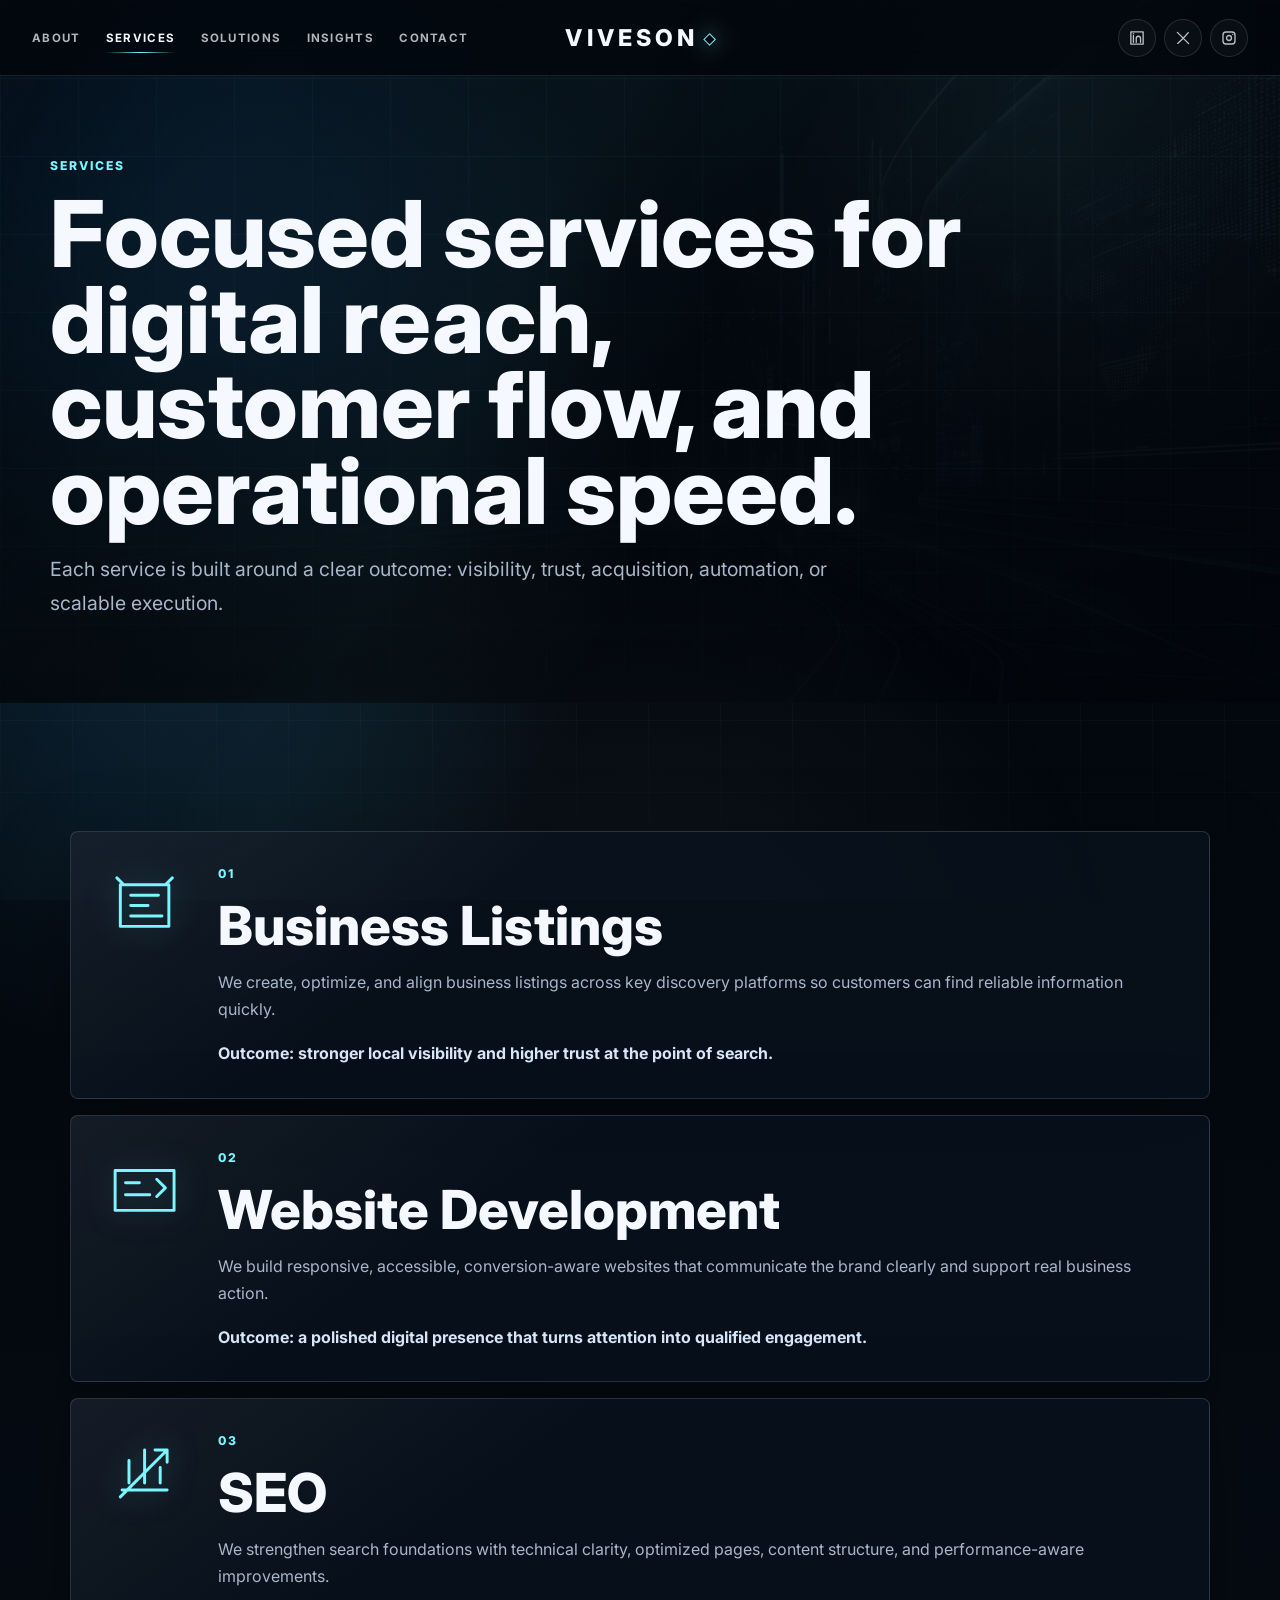
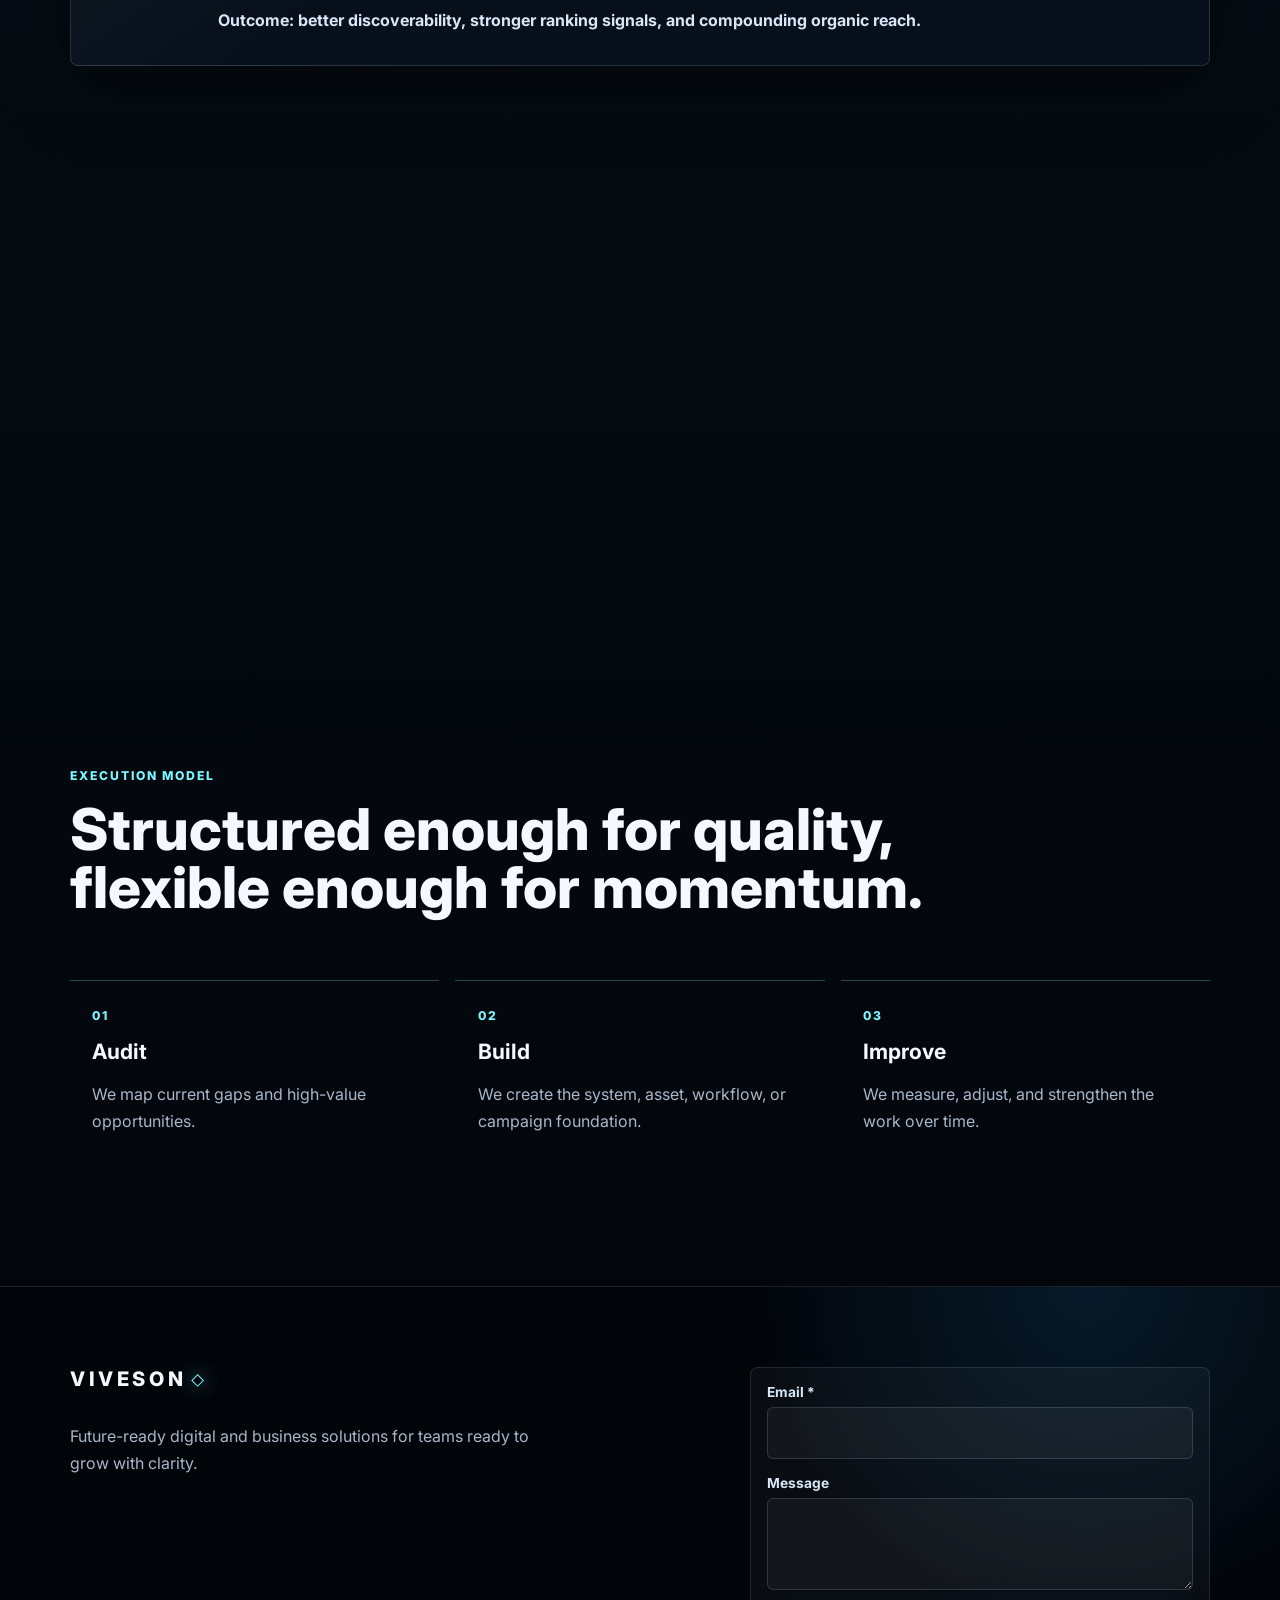
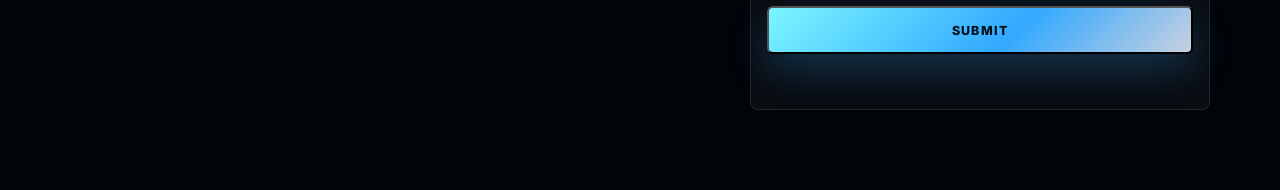
<file: services.html>
<!DOCTYPE html>
<html lang="en">
  <head>
    <meta charset="UTF-8" />
    <meta name="viewport" content="width=device-width, initial-scale=1.0" />
    <meta
      name="description"
      content="Explore VIVESON services including business listings, website development, SEO, digital marketing, and WhatsApp automation."
    />
    <title>Services | VIVESON</title>
    <script>
      document.documentElement.classList.add("js");
    </script>
    <link rel="preconnect" href="https://fonts.googleapis.com" />
    <link rel="preconnect" href="https://fonts.gstatic.com" crossorigin />
    <link
      href="https://fonts.googleapis.com/css2?family=Inter:wght@400;500;600;700;800&display=swap"
      rel="stylesheet"
    />
    <link rel="stylesheet" href="styles.css" />
  </head>
  <body data-page="services">
    <a class="skip-link" href="#main">Skip to content</a>

    <header class="site-header" data-header>
      <div class="header-shell">
        <nav class="desktop-nav" aria-label="Primary navigation">
          <a href="about.html">About</a>
          <a href="services.html" aria-current="page">Services</a>
          <a href="solutions.html">Solutions</a>
          <a href="blog.html">Insights</a>
          <a href="contact.html">Contact</a>
        </nav>
        <a class="brand" href="index.html" aria-label="VIVESON home">VIVESON</a>
        <div class="header-actions">
          <div class="social-links" aria-label="Social links">
            <a href="#" aria-label="LinkedIn"><svg aria-hidden="true" viewBox="0 0 24 24"><path d="M7.2 8.7v9.1M7.2 6.2h.1M11 17.8v-5.2c0-1.7 1.1-3 2.8-3s2.9 1.3 2.9 3v5.2M3.8 3.8h16.4v16.4H3.8z" /></svg></a>
            <a href="#" aria-label="X"><svg aria-hidden="true" viewBox="0 0 24 24"><path d="M4.5 4.5 19.5 19.5M19 4.8l-6.6 7.5M11.6 12.9l-6.7 6.3" /></svg></a>
            <a href="#" aria-label="Instagram"><svg aria-hidden="true" viewBox="0 0 24 24"><rect x="4" y="4" width="16" height="16" rx="4" /><circle cx="12" cy="12" r="3.3" /><path d="M16.9 7.1h.1" /></svg></a>
          </div>
          <button class="menu-toggle" type="button" aria-label="Open menu" aria-expanded="false" data-menu-toggle><span></span><span></span></button>
        </div>
      </div>
    </header>

    <div class="mobile-menu" data-mobile-menu aria-hidden="true">
      <nav aria-label="Mobile navigation">
        <a href="about.html">About</a>
        <a href="services.html" aria-current="page">Services</a>
        <a href="solutions.html">Solutions</a>
        <a href="blog.html">Insights</a>
        <a href="contact.html">Contact</a>
      </nav>
      <div class="mobile-social" aria-label="Social links"><a href="#">LinkedIn</a><a href="#">X</a><a href="#">Instagram</a></div>
    </div>

    <main id="main">
      <section class="page-hero" aria-labelledby="services-title">
        <div class="page-hero-bg" aria-hidden="true"></div>
        <div class="page-hero-inner reveal">
          <p class="eyebrow">Services</p>
          <h1 id="services-title">Focused services for digital reach, customer flow, and operational speed.</h1>
          <p>
            Each service is built around a clear outcome: visibility, trust, acquisition, automation, or scalable
            execution.
          </p>
        </div>
      </section>

      <section class="section services-list" aria-label="VIVESON services">
        <article class="service-card reveal">
          <svg class="line-icon" aria-hidden="true" viewBox="0 0 48 48">
            <path d="M10 12h28v24H10zM16 18h16M16 24h10M16 30h18M36 12l4-4M12 12 8 8" />
          </svg>
          <div>
            <p class="eyebrow">01</p>
            <h2>Business Listings</h2>
            <p>
              We create, optimize, and align business listings across key discovery platforms so customers can find
              reliable information quickly.
            </p>
            <strong>Outcome: stronger local visibility and higher trust at the point of search.</strong>
          </div>
        </article>

        <article class="service-card reveal">
          <svg class="line-icon" aria-hidden="true" viewBox="0 0 48 48">
            <path d="M7 13h34v23H7zM13 20h8M13 27h14M31 18l5 5-5 5" />
          </svg>
          <div>
            <p class="eyebrow">02</p>
            <h2>Website Development</h2>
            <p>
              We build responsive, accessible, conversion-aware websites that communicate the brand clearly and support
              real business action.
            </p>
            <strong>Outcome: a polished digital presence that turns attention into qualified engagement.</strong>
          </div>
        </article>

        <article class="service-card reveal">
          <svg class="line-icon" aria-hidden="true" viewBox="0 0 48 48">
            <path d="M11 34h26M15 30V17M24 30V11M33 30V21M10 38l27-27M30 11h7v7" />
          </svg>
          <div>
            <p class="eyebrow">03</p>
            <h2>SEO</h2>
            <p>
              We strengthen search foundations with technical clarity, optimized pages, content structure, and
              performance-aware improvements.
            </p>
            <strong>Outcome: better discoverability, stronger ranking signals, and compounding organic reach.</strong>
          </div>
        </article>

        <article class="service-card reveal">
          <svg class="line-icon" aria-hidden="true" viewBox="0 0 48 48">
            <path d="M8 31c7-12 18-18 32-19M32 12h8v8M12 36h6M22 36h6M32 36h6" />
          </svg>
          <div>
            <p class="eyebrow">04</p>
            <h2>Digital Marketing</h2>
            <p>
              We design campaign systems across visibility, messaging, channel execution, and measurement so growth is
              intentional rather than scattered.
            </p>
            <strong>Outcome: more consistent customer engagement and clearer campaign performance.</strong>
          </div>
        </article>

        <article class="service-card reveal">
          <svg class="line-icon" aria-hidden="true" viewBox="0 0 48 48">
            <path d="M10 16a12 12 0 0 1 20 13l7 5-8 1a12 12 0 0 1-19-19zM19 19h8M19 25h13M15 34l-5 4" />
          </svg>
          <div>
            <p class="eyebrow">05</p>
            <h2>WhatsApp Automation</h2>
            <p>
              We streamline response flows, inquiry routing, lead capture, and follow-up logic for faster customer
              communication.
            </p>
            <strong>Outcome: reduced manual work and faster movement from inquiry to conversation.</strong>
          </div>
        </article>
      </section>

      <section class="section process-strip" aria-labelledby="service-process-title">
        <div class="section-heading reveal">
          <p class="eyebrow">Execution Model</p>
          <h2 id="service-process-title">Structured enough for quality, flexible enough for momentum.</h2>
        </div>
        <div class="process-grid">
          <div class="reveal"><span>01</span><h3>Audit</h3><p>We map current gaps and high-value opportunities.</p></div>
          <div class="reveal"><span>02</span><h3>Build</h3><p>We create the system, asset, workflow, or campaign foundation.</p></div>
          <div class="reveal"><span>03</span><h3>Improve</h3><p>We measure, adjust, and strengthen the work over time.</p></div>
        </div>
      </section>
    </main>

    <footer class="site-footer">
      <div class="footer-inner">
        <div>
          <a class="footer-brand" href="index.html">VIVESON</a>
          <p>Future-ready digital and business solutions for teams ready to grow with clarity.</p>
        </div>
        <form class="footer-form js-contact-form" novalidate>
          <label><span>Email *</span><input type="email" name="email" autocomplete="email" required /></label>
          <label><span>Message</span><textarea name="message" rows="3"></textarea></label>
          <button class="button button-primary" type="submit">Submit</button>
          <p class="form-status" role="status" aria-live="polite"></p>
        </form>
      </div>
    </footer>
    <script src="script.js"></script>
  </body>
</html>
</file>
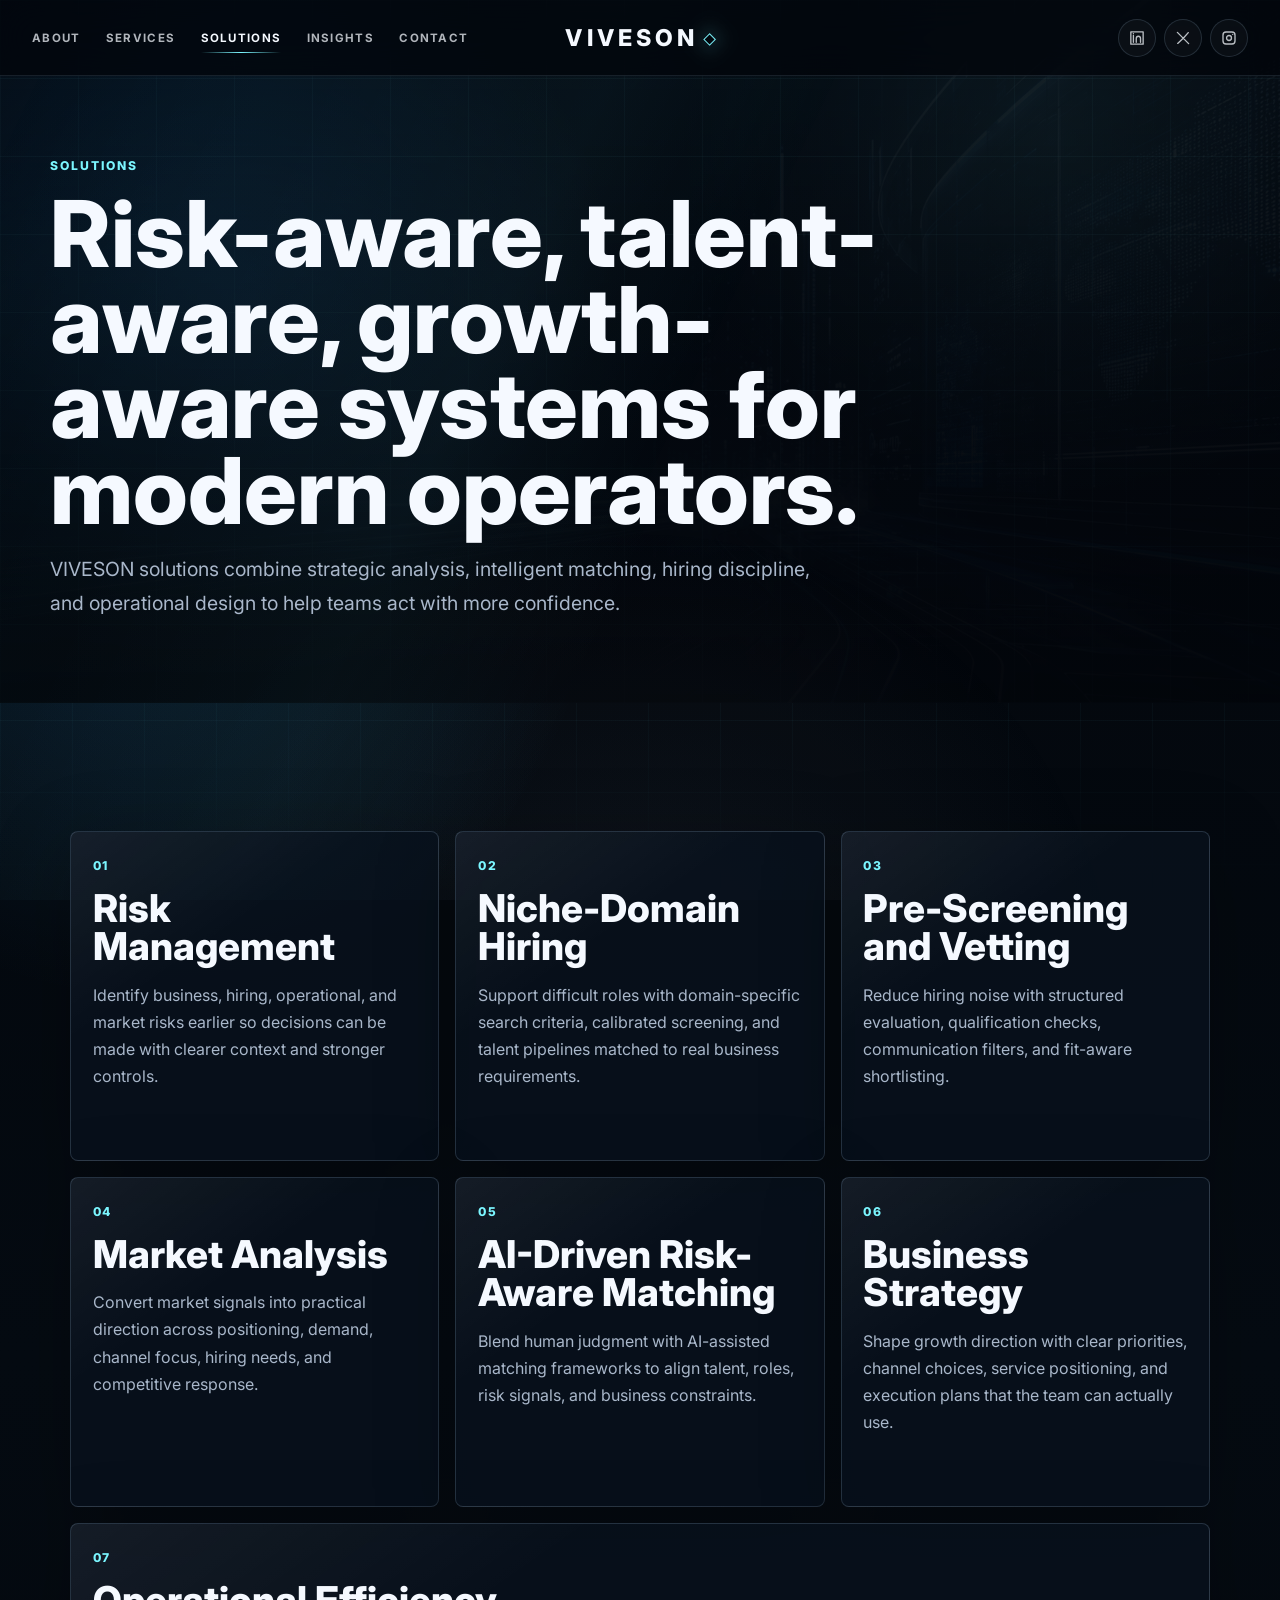
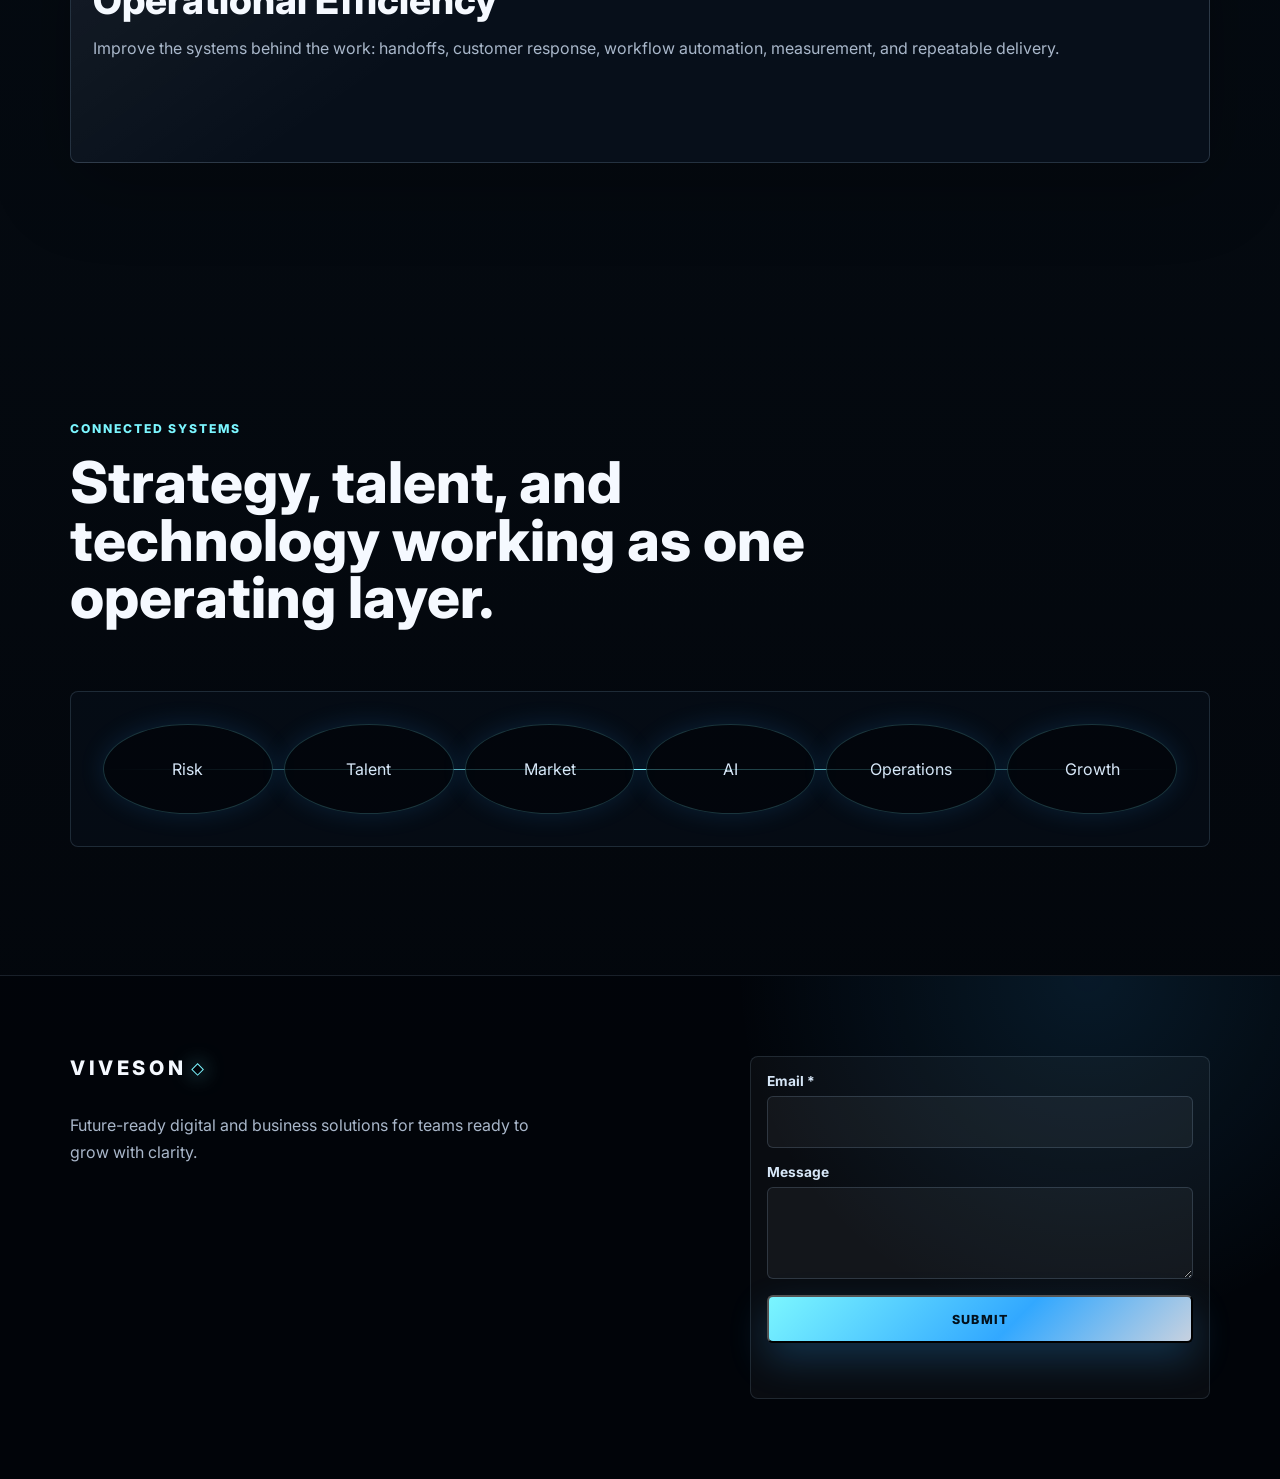
<file: solutions.html>
<!DOCTYPE html>
<html lang="en">
  <head>
    <meta charset="UTF-8" />
    <meta name="viewport" content="width=device-width, initial-scale=1.0" />
    <meta
      name="description"
      content="VIVESON solutions include risk management, niche-domain hiring, pre-screening, market analysis, AI-driven matching, business strategy, and operational efficiency."
    />
    <title>Solutions | VIVESON</title>
    <script>
      document.documentElement.classList.add("js");
    </script>
    <link rel="preconnect" href="https://fonts.googleapis.com" />
    <link rel="preconnect" href="https://fonts.gstatic.com" crossorigin />
    <link
      href="https://fonts.googleapis.com/css2?family=Inter:wght@400;500;600;700;800&display=swap"
      rel="stylesheet"
    />
    <link rel="stylesheet" href="styles.css" />
  </head>
  <body data-page="solutions">
    <a class="skip-link" href="#main">Skip to content</a>

    <header class="site-header" data-header>
      <div class="header-shell">
        <nav class="desktop-nav" aria-label="Primary navigation">
          <a href="about.html">About</a>
          <a href="services.html">Services</a>
          <a href="solutions.html" aria-current="page">Solutions</a>
          <a href="blog.html">Insights</a>
          <a href="contact.html">Contact</a>
        </nav>
        <a class="brand" href="index.html" aria-label="VIVESON home">VIVESON</a>
        <div class="header-actions">
          <div class="social-links" aria-label="Social links">
            <a href="#" aria-label="LinkedIn"><svg aria-hidden="true" viewBox="0 0 24 24"><path d="M7.2 8.7v9.1M7.2 6.2h.1M11 17.8v-5.2c0-1.7 1.1-3 2.8-3s2.9 1.3 2.9 3v5.2M3.8 3.8h16.4v16.4H3.8z" /></svg></a>
            <a href="#" aria-label="X"><svg aria-hidden="true" viewBox="0 0 24 24"><path d="M4.5 4.5 19.5 19.5M19 4.8l-6.6 7.5M11.6 12.9l-6.7 6.3" /></svg></a>
            <a href="#" aria-label="Instagram"><svg aria-hidden="true" viewBox="0 0 24 24"><rect x="4" y="4" width="16" height="16" rx="4" /><circle cx="12" cy="12" r="3.3" /><path d="M16.9 7.1h.1" /></svg></a>
          </div>
          <button class="menu-toggle" type="button" aria-label="Open menu" aria-expanded="false" data-menu-toggle><span></span><span></span></button>
        </div>
      </div>
    </header>

    <div class="mobile-menu" data-mobile-menu aria-hidden="true">
      <nav aria-label="Mobile navigation">
        <a href="about.html">About</a>
        <a href="services.html">Services</a>
        <a href="solutions.html" aria-current="page">Solutions</a>
        <a href="blog.html">Insights</a>
        <a href="contact.html">Contact</a>
      </nav>
      <div class="mobile-social" aria-label="Social links"><a href="#">LinkedIn</a><a href="#">X</a><a href="#">Instagram</a></div>
    </div>

    <main id="main">
      <section class="page-hero" aria-labelledby="solutions-title">
        <div class="page-hero-bg" aria-hidden="true"></div>
        <div class="page-hero-inner reveal">
          <p class="eyebrow">Solutions</p>
          <h1 id="solutions-title">Risk-aware, talent-aware, growth-aware systems for modern operators.</h1>
          <p>
            VIVESON solutions combine strategic analysis, intelligent matching, hiring discipline, and operational
            design to help teams act with more confidence.
          </p>
        </div>
      </section>

      <section class="section solution-panels" aria-label="Detailed VIVESON solutions">
        <article class="solution-panel reveal">
          <span>01</span>
          <h2>Risk Management</h2>
          <p>
            Identify business, hiring, operational, and market risks earlier so decisions can be made with clearer
            context and stronger controls.
          </p>
        </article>
        <article class="solution-panel reveal">
          <span>02</span>
          <h2>Niche-Domain Hiring</h2>
          <p>
            Support difficult roles with domain-specific search criteria, calibrated screening, and talent pipelines
            matched to real business requirements.
          </p>
        </article>
        <article class="solution-panel reveal">
          <span>03</span>
          <h2>Pre-Screening and Vetting</h2>
          <p>
            Reduce hiring noise with structured evaluation, qualification checks, communication filters, and fit-aware
            shortlisting.
          </p>
        </article>
        <article class="solution-panel reveal">
          <span>04</span>
          <h2>Market Analysis</h2>
          <p>
            Convert market signals into practical direction across positioning, demand, channel focus, hiring needs,
            and competitive response.
          </p>
        </article>
        <article class="solution-panel reveal">
          <span>05</span>
          <h2>AI-Driven Risk-Aware Matching</h2>
          <p>
            Blend human judgment with AI-assisted matching frameworks to align talent, roles, risk signals, and
            business constraints.
          </p>
        </article>
        <article class="solution-panel reveal">
          <span>06</span>
          <h2>Business Strategy</h2>
          <p>
            Shape growth direction with clear priorities, channel choices, service positioning, and execution plans
            that the team can actually use.
          </p>
        </article>
        <article class="solution-panel solution-wide reveal">
          <span>07</span>
          <h2>Operational Efficiency</h2>
          <p>
            Improve the systems behind the work: handoffs, customer response, workflow automation, measurement, and
            repeatable delivery.
          </p>
        </article>
      </section>

      <section class="section systems-section" aria-labelledby="systems-title">
        <div class="section-heading reveal">
          <p class="eyebrow">Connected Systems</p>
          <h2 id="systems-title">Strategy, talent, and technology working as one operating layer.</h2>
        </div>
        <div class="systems-map reveal" aria-hidden="true">
          <span>Risk</span>
          <span>Talent</span>
          <span>Market</span>
          <span>AI</span>
          <span>Operations</span>
          <span>Growth</span>
        </div>
      </section>
    </main>

    <footer class="site-footer">
      <div class="footer-inner">
        <div>
          <a class="footer-brand" href="index.html">VIVESON</a>
          <p>Future-ready digital and business solutions for teams ready to grow with clarity.</p>
        </div>
        <form class="footer-form js-contact-form" novalidate>
          <label><span>Email *</span><input type="email" name="email" autocomplete="email" required /></label>
          <label><span>Message</span><textarea name="message" rows="3"></textarea></label>
          <button class="button button-primary" type="submit">Submit</button>
          <p class="form-status" role="status" aria-live="polite"></p>
        </form>
      </div>
    </footer>
    <script src="script.js"></script>
  </body>
</html>
</file>
<file: styles.css>
:root {
  --bg: #02050a;
  --bg-2: #07101a;
  --panel: rgba(9, 18, 30, 0.74);
  --panel-strong: rgba(12, 27, 42, 0.9);
  --line: rgba(170, 205, 235, 0.18);
  --line-strong: rgba(118, 224, 255, 0.36);
  --text: #f5f9ff;
  --muted: #a9b7ca;
  --soft: #d7e7f8;
  --blue: #32a8ff;
  --cyan: #7bf6ff;
  --jade: #54f0c2;
  --silver: #c7d1df;
  --danger: #ff6f8f;
  --success: #78f3ca;
  --shadow-blue: 0 0 38px rgba(50, 168, 255, 0.22);
  --shadow-cyan: 0 0 70px rgba(123, 246, 255, 0.18);
  --max: 1180px;
  --header-h: 76px;
  font-family: "Inter", Arial, sans-serif;
}

* {
  box-sizing: border-box;
}

html {
  scroll-behavior: smooth;
}

body {
  min-width: 320px;
  margin: 0;
  overflow-x: hidden;
  color: var(--text);
  background:
    radial-gradient(circle at 12% 18%, rgba(50, 168, 255, 0.13), transparent 28rem),
    radial-gradient(circle at 88% 8%, rgba(84, 240, 194, 0.07), transparent 25rem),
    linear-gradient(180deg, #02050a 0%, #050b12 44%, #02050a 100%);
}

body.menu-open {
  overflow: hidden;
}

body::before {
  position: fixed;
  inset: 0;
  z-index: -2;
  pointer-events: none;
  content: "";
  background-image:
    linear-gradient(rgba(123, 246, 255, 0.045) 1px, transparent 1px),
    linear-gradient(90deg, rgba(123, 246, 255, 0.035) 1px, transparent 1px);
  background-size: 72px 72px;
  mask-image: linear-gradient(to bottom, transparent, #000 18%, #000 76%, transparent);
}

body::after {
  position: fixed;
  inset: 0;
  z-index: -1;
  pointer-events: none;
  content: "";
  background:
    linear-gradient(115deg, transparent 0%, rgba(123, 246, 255, 0.05) 38%, transparent 53%),
    radial-gradient(circle at 50% 112%, rgba(199, 209, 223, 0.08), transparent 32rem);
  opacity: 0.85;
}

img,
svg {
  display: block;
  max-width: 100%;
}

a {
  color: inherit;
  text-decoration: none;
}

p {
  color: var(--muted);
  line-height: 1.7;
}

button,
input,
textarea {
  font: inherit;
}

.skip-link {
  position: fixed;
  top: 12px;
  left: 12px;
  z-index: 200;
  padding: 0.7rem 1rem;
  color: var(--bg);
  background: var(--cyan);
  border-radius: 6px;
  transform: translateY(-140%);
  transition: transform 180ms ease;
}

.skip-link:focus {
  transform: translateY(0);
}

.site-header {
  position: fixed;
  top: 0;
  right: 0;
  left: 0;
  z-index: 100;
  height: var(--header-h);
  border-bottom: 1px solid rgba(170, 205, 235, 0.12);
  background: rgba(2, 5, 10, 0.72);
  backdrop-filter: blur(18px);
  transform: translateY(0);
  transition: transform 300ms ease, background 300ms ease, border-color 300ms ease;
}

.site-header.header-hidden {
  transform: translateY(-105%);
}

.site-header.header-scrolled {
  border-color: rgba(123, 246, 255, 0.18);
  background: rgba(2, 5, 10, 0.9);
}

.header-shell {
  position: relative;
  display: grid;
  grid-template-columns: 1fr auto 1fr;
  align-items: center;
  max-width: 1440px;
  height: 100%;
  padding: 0 32px;
  margin: 0 auto;
}

.brand,
.footer-brand {
  font-weight: 800;
  letter-spacing: 0.18em;
  color: var(--text);
}

.brand {
  justify-self: center;
  font-size: clamp(1.05rem, 2vw, 1.45rem);
}

.brand::after,
.footer-brand::after {
  display: inline-block;
  width: 0.45rem;
  height: 0.45rem;
  margin-left: 0.42rem;
  vertical-align: middle;
  content: "";
  border: 1px solid var(--cyan);
  box-shadow: 0 0 20px rgba(123, 246, 255, 0.6);
  transform: rotate(45deg);
}

.desktop-nav {
  display: flex;
  gap: clamp(1rem, 2vw, 1.8rem);
  align-items: center;
  justify-self: start;
  font-size: 0.72rem;
  font-weight: 700;
  letter-spacing: 0.11em;
  text-transform: uppercase;
}

.desktop-nav a,
.mobile-menu nav a {
  position: relative;
  color: rgba(245, 249, 255, 0.72);
  transition: color 180ms ease;
}

.desktop-nav a:hover,
.desktop-nav a[aria-current="page"],
.mobile-menu nav a:hover,
.mobile-menu nav a[aria-current="page"] {
  color: var(--text);
}

.desktop-nav a::after,
.mobile-menu nav a::after {
  position: absolute;
  right: 0;
  bottom: -0.55rem;
  left: 0;
  height: 1px;
  content: "";
  background: linear-gradient(90deg, transparent, var(--cyan), transparent);
  opacity: 0;
  transform: scaleX(0.2);
  transition: opacity 180ms ease, transform 180ms ease;
}

.desktop-nav a:hover::after,
.desktop-nav a[aria-current="page"]::after,
.mobile-menu nav a:hover::after,
.mobile-menu nav a[aria-current="page"]::after {
  opacity: 1;
  transform: scaleX(1);
}

.header-actions {
  display: flex;
  gap: 0.9rem;
  align-items: center;
  justify-self: end;
}

.social-links {
  display: flex;
  gap: 0.5rem;
  align-items: center;
}

.social-links a {
  display: grid;
  width: 38px;
  height: 38px;
  place-items: center;
  color: rgba(245, 249, 255, 0.75);
  border: 1px solid rgba(170, 205, 235, 0.16);
  border-radius: 50%;
  background: rgba(255, 255, 255, 0.03);
  transition: color 180ms ease, border-color 180ms ease, transform 180ms ease, box-shadow 180ms ease;
}

.social-links a:hover {
  color: var(--cyan);
  border-color: rgba(123, 246, 255, 0.52);
  box-shadow: var(--shadow-blue);
  transform: translateY(-2px);
}

.social-links svg {
  width: 18px;
  height: 18px;
  fill: none;
  stroke: currentColor;
  stroke-width: 1.8;
  stroke-linecap: round;
  stroke-linejoin: round;
}

.menu-toggle {
  display: none;
  width: 44px;
  height: 44px;
  padding: 0;
  color: var(--text);
  cursor: pointer;
  background: rgba(255, 255, 255, 0.04);
  border: 1px solid rgba(170, 205, 235, 0.18);
  border-radius: 50%;
}

.menu-toggle span {
  display: block;
  width: 18px;
  height: 1px;
  margin: 0.22rem auto;
  background: currentColor;
  transition: transform 220ms ease, opacity 220ms ease;
}

.menu-toggle[aria-expanded="true"] span:first-child {
  transform: translateY(4px) rotate(45deg);
}

.menu-toggle[aria-expanded="true"] span:last-child {
  transform: translateY(-4px) rotate(-45deg);
}

.mobile-menu {
  position: fixed;
  inset: 0;
  z-index: 90;
  display: grid;
  place-items: center;
  padding: 6rem 1.5rem 2rem;
  visibility: hidden;
  background:
    radial-gradient(circle at 20% 20%, rgba(50, 168, 255, 0.18), transparent 25rem),
    rgba(2, 5, 10, 0.97);
  opacity: 0;
  transition: opacity 260ms ease, visibility 260ms ease;
}

.mobile-menu.is-open {
  visibility: visible;
  opacity: 1;
}

.mobile-menu nav {
  display: grid;
  gap: 1.25rem;
  text-align: center;
}

.mobile-menu nav a {
  font-size: clamp(2.2rem, 11vw, 4.5rem);
  font-weight: 800;
  line-height: 1;
  text-transform: uppercase;
}

.mobile-social {
  position: absolute;
  right: 1.5rem;
  bottom: 1.5rem;
  left: 1.5rem;
  display: flex;
  gap: 1rem;
  justify-content: center;
  color: var(--muted);
  font-size: 0.8rem;
  text-transform: uppercase;
  letter-spacing: 0.1em;
}

.hero {
  position: relative;
  min-height: 100svh;
  overflow: hidden;
  isolation: isolate;
}

.home-hero {
  display: grid;
  align-items: center;
  padding: calc(var(--header-h) + 4rem) 1.25rem 5rem;
}

.hero-image {
  position: absolute;
  inset: 0;
  z-index: -5;
  width: 100%;
  height: 100%;
  object-fit: cover;
  object-position: center;
  filter: saturate(0.95) contrast(1.08) brightness(0.72);
  transform: scale(1.04);
}

.hero::after {
  position: absolute;
  inset: 0;
  z-index: -4;
  content: "";
  background:
    linear-gradient(90deg, rgba(2, 5, 10, 0.94) 0%, rgba(2, 5, 10, 0.58) 48%, rgba(2, 5, 10, 0.18) 100%),
    linear-gradient(180deg, rgba(2, 5, 10, 0.42), rgba(2, 5, 10, 0.86));
}

.hero-canvas,
.hero-grid,
.scanner {
  position: absolute;
  inset: 0;
  pointer-events: none;
}

.hero-canvas {
  z-index: -1;
  opacity: 0.72;
}

.hero-grid {
  z-index: -3;
  background:
    linear-gradient(rgba(123, 246, 255, 0.08) 1px, transparent 1px),
    linear-gradient(90deg, rgba(123, 246, 255, 0.06) 1px, transparent 1px);
  background-size: 5rem 5rem;
  mask-image: radial-gradient(circle at var(--pointer-x, 55%) var(--pointer-y, 45%), #000 0%, transparent 62%);
  animation: gridDrift 18s linear infinite;
}

.scanner {
  z-index: -2;
  background: linear-gradient(90deg, transparent, rgba(123, 246, 255, 0.16), transparent);
  opacity: 0.65;
  transform: translateX(-120%) skewX(-16deg);
  animation: scan 8s ease-in-out infinite;
}

.orbit {
  position: absolute;
  z-index: -2;
  pointer-events: none;
  border: 1px solid rgba(123, 246, 255, 0.18);
  border-radius: 50%;
  box-shadow: inset 0 0 38px rgba(50, 168, 255, 0.08), 0 0 38px rgba(50, 168, 255, 0.08);
}

.orbit::after {
  position: absolute;
  top: 14%;
  left: 50%;
  width: 8px;
  height: 8px;
  content: "";
  background: var(--cyan);
  border-radius: 50%;
  box-shadow: 0 0 22px rgba(123, 246, 255, 0.8);
}

.orbit-one {
  right: 10vw;
  bottom: 16vh;
  width: clamp(13rem, 26vw, 28rem);
  aspect-ratio: 1;
  animation: orbitTurn 18s linear infinite;
}

.orbit-two {
  right: 22vw;
  bottom: 31vh;
  width: clamp(8rem, 14vw, 16rem);
  aspect-ratio: 1;
  opacity: 0.7;
  animation: orbitTurn 14s linear infinite reverse;
}

.hero-content {
  width: min(760px, 100%);
  max-width: var(--max);
  margin: 0 auto;
  transform: translateX(calc((var(--pointer-x-num, 0.5) - 0.5) * -14px));
}

.eyebrow {
  margin: 0 0 0.9rem;
  color: var(--cyan);
  font-size: 0.76rem;
  font-weight: 800;
  letter-spacing: 0.16em;
  text-transform: uppercase;
}

h1,
h2,
h3 {
  margin: 0;
  color: var(--text);
  letter-spacing: 0;
}

h1 {
  max-width: 11ch;
  font-size: clamp(3.5rem, 8.7vw, 8.5rem);
  font-weight: 800;
  line-height: 0.93;
}

.page-hero h1 {
  max-width: 15ch;
  font-size: clamp(3rem, 7.2vw, 6.7rem);
}

h2 {
  font-size: clamp(2rem, 4.5vw, 4.4rem);
  font-weight: 800;
  line-height: 1;
}

h3 {
  font-size: clamp(1.05rem, 1.8vw, 1.32rem);
  font-weight: 700;
  line-height: 1.25;
}

.hero-copy {
  max-width: 720px;
  margin: 1.7rem 0 0;
  color: rgba(245, 249, 255, 0.8);
  font-size: clamp(1.08rem, 2vw, 1.35rem);
}

.hero-actions {
  display: flex;
  flex-wrap: wrap;
  gap: 0.9rem;
  margin-top: 2.3rem;
}

.button {
  position: relative;
  display: inline-flex;
  gap: 0.55rem;
  align-items: center;
  justify-content: center;
  min-height: 48px;
  padding: 0.85rem 1.15rem;
  overflow: hidden;
  color: var(--text);
  font-size: 0.78rem;
  font-weight: 800;
  letter-spacing: 0.1em;
  text-transform: uppercase;
  border-radius: 6px;
  transition: transform 180ms ease, box-shadow 180ms ease, border-color 180ms ease, background 180ms ease;
}

.button::before {
  position: absolute;
  inset: 0;
  content: "";
  background: linear-gradient(110deg, transparent, rgba(255, 255, 255, 0.24), transparent);
  transform: translateX(-120%);
  transition: transform 520ms ease;
}

.button:hover::before {
  transform: translateX(120%);
}

.button:hover {
  transform: translateY(-2px);
}

.button-primary {
  color: #02101c;
  background: linear-gradient(135deg, var(--cyan), var(--blue) 58%, var(--silver));
  box-shadow: 0 16px 38px rgba(50, 168, 255, 0.24);
}

.button-secondary {
  border: 1px solid rgba(170, 205, 235, 0.24);
  background: rgba(255, 255, 255, 0.04);
}

.button-secondary:hover {
  border-color: rgba(123, 246, 255, 0.58);
  box-shadow: var(--shadow-blue);
}

.hero-metrics {
  position: absolute;
  right: max(1.25rem, calc((100vw - var(--max)) / 2));
  bottom: 3rem;
  display: grid;
  grid-template-columns: repeat(3, minmax(0, 1fr));
  width: min(520px, calc(100% - 2.5rem));
  border: 1px solid rgba(170, 205, 235, 0.16);
  background: rgba(3, 8, 14, 0.55);
  backdrop-filter: blur(14px);
}

.hero-metrics div {
  min-width: 0;
  padding: 1rem;
  border-right: 1px solid rgba(170, 205, 235, 0.12);
}

.hero-metrics div:last-child {
  border-right: 0;
}

.hero-metrics span {
  display: block;
  margin-bottom: 0.45rem;
  color: var(--cyan);
  font-size: 0.74rem;
}

.hero-metrics strong {
  font-size: clamp(0.9rem, 2vw, 1.1rem);
}

.section {
  position: relative;
  max-width: var(--max);
  padding: clamp(5rem, 10vw, 9rem) 1.25rem;
  margin: 0 auto;
}

.section-heading {
  max-width: 860px;
  margin-bottom: clamp(2.2rem, 5vw, 4rem);
}

.section-heading p:not(.eyebrow) {
  max-width: 720px;
  margin-top: 1.25rem;
  font-size: 1.02rem;
}

.feature-grid,
.results-grid,
.values-grid,
.commitment-grid,
.process-grid,
.solution-panels {
  display: grid;
  gap: 1rem;
}

.six-grid {
  grid-template-columns: repeat(3, minmax(0, 1fr));
}

.feature-card,
.metric-card,
.value-card,
.commitment-item,
.deep-panel,
.solution-panel,
.contact-panel,
.contact-aside,
.empty-state,
.service-card {
  position: relative;
  overflow: hidden;
  border: 1px solid var(--line);
  border-radius: 8px;
  background:
    linear-gradient(145deg, rgba(255, 255, 255, 0.055), transparent 36%),
    var(--panel);
  box-shadow: 0 20px 80px rgba(0, 0, 0, 0.28);
}

.feature-card::before,
.metric-card::before,
.value-card::before,
.commitment-item::before,
.deep-panel::before,
.solution-panel::before,
.service-card::before {
  position: absolute;
  inset: 0;
  pointer-events: none;
  content: "";
  border-radius: inherit;
  background: linear-gradient(135deg, rgba(123, 246, 255, 0.24), transparent 36%, rgba(199, 209, 223, 0.12));
  opacity: 0;
  transition: opacity 220ms ease;
}

.feature-card:hover::before,
.metric-card:hover::before,
.value-card:hover::before,
.commitment-item:hover::before,
.deep-panel:hover::before,
.solution-panel:hover::before,
.service-card:hover::before {
  opacity: 1;
}

.feature-card {
  min-height: 280px;
  padding: 1.45rem;
  transition: transform 220ms ease, border-color 220ms ease, box-shadow 220ms ease;
}

.feature-card:hover,
.service-card:hover,
.solution-panel:hover {
  border-color: var(--line-strong);
  box-shadow: var(--shadow-cyan);
  transform: translateY(-6px);
}

.line-icon {
  width: 3.1rem;
  height: 3.1rem;
  margin-bottom: 1.4rem;
  color: var(--cyan);
  fill: none;
  stroke: currentColor;
  stroke-width: 1.7;
  stroke-linecap: round;
  stroke-linejoin: round;
  filter: drop-shadow(0 0 16px rgba(123, 246, 255, 0.28));
}

.line-icon path,
.line-icon rect,
.line-icon circle {
  stroke-dasharray: 150;
  stroke-dashoffset: 0;
  transition: stroke-dashoffset 650ms ease;
}

.feature-card:hover .line-icon path,
.feature-card:hover .line-icon rect,
.feature-card:hover .line-icon circle,
.service-card:hover .line-icon path,
.service-card:hover .line-icon rect,
.service-card:hover .line-icon circle {
  stroke-dashoffset: 300;
}

.feature-card h3 {
  margin-bottom: 0.75rem;
}

.feature-card p {
  margin: 0;
}

.split-section {
  display: grid;
  grid-template-columns: minmax(0, 0.95fr) minmax(320px, 1.05fr);
  gap: clamp(2rem, 6vw, 5rem);
  align-items: center;
}

.split-copy p:not(.eyebrow) {
  font-size: 1.05rem;
}

.text-link {
  display: inline-flex;
  margin-top: 1rem;
  color: var(--cyan);
  font-weight: 800;
}

.text-link::after {
  margin-left: 0.45rem;
  content: "->";
  transition: transform 180ms ease;
}

.text-link:hover::after {
  transform: translateX(4px);
}

.signal-panel {
  position: relative;
  min-height: 520px;
  overflow: hidden;
  border: 1px solid rgba(170, 205, 235, 0.16);
  border-radius: 8px;
  background:
    radial-gradient(circle at 50% 50%, rgba(123, 246, 255, 0.13), transparent 13rem),
    rgba(7, 16, 26, 0.66);
}

.signal-panel::before {
  position: absolute;
  inset: 1.25rem;
  content: "";
  background-image:
    linear-gradient(rgba(123, 246, 255, 0.07) 1px, transparent 1px),
    linear-gradient(90deg, rgba(123, 246, 255, 0.05) 1px, transparent 1px);
  background-size: 38px 38px;
  mask-image: radial-gradient(circle at 50% 50%, #000, transparent 72%);
}

.signal-ring {
  position: absolute;
  inset: 15%;
  border: 1px solid rgba(123, 246, 255, 0.24);
  border-radius: 50%;
  box-shadow: inset 0 0 42px rgba(50, 168, 255, 0.1), 0 0 42px rgba(50, 168, 255, 0.14);
  animation: orbitTurn 20s linear infinite;
}

.signal-ring::before,
.signal-ring::after {
  position: absolute;
  content: "";
  border: 1px solid rgba(199, 209, 223, 0.14);
  border-radius: 50%;
}

.signal-ring::before {
  inset: 18%;
}

.signal-ring::after {
  inset: 34%;
  background: radial-gradient(circle, rgba(123, 246, 255, 0.16), transparent 63%);
}

.signal-list {
  position: absolute;
  inset: 1.5rem;
  display: grid;
  gap: 0.75rem;
  align-content: end;
  padding: 0;
  margin: 0;
  list-style: none;
}

.signal-list li {
  display: flex;
  gap: 0.7rem;
  align-items: center;
  width: fit-content;
  max-width: 100%;
  padding: 0.7rem 0.85rem;
  color: var(--soft);
  border: 1px solid rgba(170, 205, 235, 0.16);
  border-radius: 999px;
  background: rgba(2, 5, 10, 0.56);
  backdrop-filter: blur(10px);
}

.signal-list span {
  width: 7px;
  height: 7px;
  background: var(--jade);
  border-radius: 50%;
  box-shadow: 0 0 18px rgba(84, 240, 194, 0.8);
}

.commitment-band::before,
.results-section::before {
  position: absolute;
  inset: 2rem 1.25rem;
  z-index: -1;
  pointer-events: none;
  content: "";
  border-top: 1px solid rgba(170, 205, 235, 0.12);
  border-bottom: 1px solid rgba(170, 205, 235, 0.12);
}

.commitment-grid {
  grid-template-columns: repeat(4, minmax(0, 1fr));
}

.commitment-item {
  min-height: 260px;
  padding: 1.3rem;
}

.commitment-item span,
.value-card span,
.solution-panel span,
.process-grid span {
  display: inline-block;
  margin-bottom: 1rem;
  color: var(--cyan);
  font-size: 0.76rem;
  font-weight: 800;
  letter-spacing: 0.15em;
}

.commitment-item h3,
.value-card h3 {
  margin-bottom: 0.7rem;
}

.results-grid {
  grid-template-columns: repeat(3, minmax(0, 1fr));
}

.metric-card {
  min-height: 220px;
  padding: 1.4rem;
  display: flex;
  flex-direction: column;
  justify-content: space-between;
}

.metric-card strong {
  color: var(--text);
  font-size: clamp(2.5rem, 6vw, 5.1rem);
  line-height: 0.95;
}

.metric-card p {
  max-width: 14rem;
  margin: 1rem 0 0;
  color: var(--soft);
}

.page-hero {
  position: relative;
  min-height: 66svh;
  display: grid;
  align-items: end;
  padding: calc(var(--header-h) + 5rem) 1.25rem 4rem;
  overflow: hidden;
}

.page-hero-bg {
  position: absolute;
  inset: 0;
  z-index: -2;
  background:
    radial-gradient(circle at 18% 42%, rgba(50, 168, 255, 0.24), transparent 24rem),
    radial-gradient(circle at 82% 20%, rgba(123, 246, 255, 0.12), transparent 23rem),
    linear-gradient(135deg, rgba(6, 20, 34, 0.98), rgba(2, 5, 10, 0.86)),
    url("assets/viveson-hero.png");
  background-size: cover;
  background-position: center;
}

.page-hero-bg::after {
  position: absolute;
  inset: 0;
  content: "";
  background:
    linear-gradient(180deg, rgba(2, 5, 10, 0.44), rgba(2, 5, 10, 0.92)),
    linear-gradient(rgba(123, 246, 255, 0.08) 1px, transparent 1px),
    linear-gradient(90deg, rgba(123, 246, 255, 0.06) 1px, transparent 1px);
  background-size: auto, 78px 78px, 78px 78px;
}

.page-hero-inner {
  width: min(100%, var(--max));
  margin: 0 auto;
}

.page-hero-inner p:not(.eyebrow) {
  max-width: 780px;
  font-size: clamp(1.05rem, 2vw, 1.22rem);
}

.story-section,
.dual-panels,
.contact-section {
  display: grid;
  grid-template-columns: minmax(0, 0.95fr) minmax(320px, 1.05fr);
  gap: clamp(2rem, 5vw, 4rem);
  align-items: start;
}

.story-copy p {
  font-size: 1.04rem;
}

.timeline {
  display: grid;
  gap: 1rem;
  padding-left: 1.25rem;
  border-left: 1px solid rgba(123, 246, 255, 0.28);
}

.timeline div {
  position: relative;
  padding: 1.1rem 1.2rem;
  border: 1px solid rgba(170, 205, 235, 0.16);
  border-radius: 8px;
  background: rgba(7, 16, 26, 0.74);
}

.timeline div::before {
  position: absolute;
  top: 1.45rem;
  left: -1.59rem;
  width: 10px;
  height: 10px;
  content: "";
  background: var(--cyan);
  border-radius: 50%;
  box-shadow: 0 0 18px rgba(123, 246, 255, 0.8);
}

.timeline span {
  color: var(--cyan);
  font-weight: 800;
}

.timeline p {
  margin: 0.45rem 0 0;
}

.large-statement {
  max-width: 1000px;
}

.large-statement h2 {
  font-size: clamp(2.4rem, 6vw, 5.6rem);
}

.values-grid {
  grid-template-columns: repeat(4, minmax(0, 1fr));
}

.value-card {
  min-height: 245px;
  padding: 1.25rem;
}

.value-card:nth-child(7) {
  grid-column: span 2;
}

.deep-panel {
  min-height: 360px;
  padding: clamp(1.4rem, 4vw, 2rem);
}

.deep-panel h2 {
  margin-bottom: 1rem;
  font-size: clamp(2rem, 4vw, 3.8rem);
}

.services-list {
  display: grid;
  gap: 1rem;
}

.service-card {
  display: grid;
  grid-template-columns: auto minmax(0, 1fr);
  gap: clamp(1rem, 3vw, 2rem);
  align-items: start;
  padding: clamp(1.2rem, 4vw, 2rem);
  transition: transform 220ms ease, border-color 220ms ease, box-shadow 220ms ease;
}

.service-card .line-icon {
  width: clamp(3rem, 7vw, 5.2rem);
  height: clamp(3rem, 7vw, 5.2rem);
  margin: 0;
}

.service-card h2 {
  margin-bottom: 0.9rem;
  font-size: clamp(1.8rem, 4.2vw, 3.8rem);
}

.service-card strong {
  display: block;
  margin-top: 1.1rem;
  color: var(--soft);
  font-size: 1rem;
  line-height: 1.55;
}

.process-strip {
  padding-top: 2rem;
}

.process-grid {
  grid-template-columns: repeat(3, minmax(0, 1fr));
}

.process-grid div {
  padding: 1.4rem;
  border-top: 1px solid rgba(123, 246, 255, 0.28);
}

.process-grid p {
  margin-bottom: 0;
}

.solution-panels {
  grid-template-columns: repeat(3, minmax(0, 1fr));
}

.solution-panel {
  min-height: 330px;
  padding: 1.35rem;
  transition: transform 220ms ease, border-color 220ms ease, box-shadow 220ms ease;
}

.solution-panel h2 {
  margin-bottom: 1rem;
  font-size: clamp(1.8rem, 3vw, 3rem);
}

.solution-wide {
  grid-column: span 3;
  min-height: 240px;
}

.systems-map {
  position: relative;
  display: grid;
  grid-template-columns: repeat(6, minmax(0, 1fr));
  gap: 0.7rem;
  padding: 2rem;
  overflow: hidden;
  border: 1px solid rgba(170, 205, 235, 0.16);
  border-radius: 8px;
  background: rgba(7, 16, 26, 0.62);
}

.systems-map::before {
  position: absolute;
  inset: 50% 2rem auto;
  height: 1px;
  content: "";
  background: linear-gradient(90deg, transparent, var(--cyan), transparent);
  animation: pulseLine 3s ease-in-out infinite;
}

.systems-map span {
  position: relative;
  z-index: 1;
  display: grid;
  min-height: 90px;
  place-items: center;
  color: var(--soft);
  border: 1px solid rgba(123, 246, 255, 0.2);
  border-radius: 50%;
  background: rgba(2, 5, 10, 0.68);
  box-shadow: 0 0 26px rgba(50, 168, 255, 0.14);
}

.empty-state-section {
  min-height: 54vh;
  display: grid;
  place-items: center;
}

.empty-state {
  width: min(720px, 100%);
  padding: clamp(2rem, 6vw, 4rem);
  text-align: center;
}

.empty-state h2 {
  margin-bottom: 1rem;
}

.empty-state .button {
  margin-top: 1.25rem;
}

.empty-orbit {
  width: 120px;
  aspect-ratio: 1;
  margin: 0 auto 2rem;
  border: 1px solid rgba(123, 246, 255, 0.34);
  border-radius: 50%;
  box-shadow: inset 0 0 32px rgba(50, 168, 255, 0.12), 0 0 32px rgba(50, 168, 255, 0.18);
  animation: orbitTurn 12s linear infinite;
}

.empty-orbit::after {
  display: block;
  width: 10px;
  height: 10px;
  margin: 14px auto 0;
  content: "";
  background: var(--cyan);
  border-radius: 50%;
  box-shadow: 0 0 18px rgba(123, 246, 255, 0.8);
}

.contact-section {
  align-items: stretch;
}

.contact-panel,
.contact-aside {
  padding: clamp(1.2rem, 4vw, 2rem);
}

.contact-form,
.footer-form {
  display: grid;
  gap: 1rem;
}

.form-grid {
  display: grid;
  grid-template-columns: repeat(2, minmax(0, 1fr));
  gap: 1rem;
}

label {
  display: grid;
  gap: 0.45rem;
  color: var(--soft);
  font-size: 0.86rem;
  font-weight: 700;
}

input,
textarea {
  width: 100%;
  color: var(--text);
  background: rgba(255, 255, 255, 0.045);
  border: 1px solid rgba(170, 205, 235, 0.18);
  border-radius: 6px;
  outline: 0;
  transition: border-color 180ms ease, box-shadow 180ms ease, background 180ms ease;
}

input {
  min-height: 52px;
  padding: 0 0.95rem;
}

textarea {
  min-height: 124px;
  padding: 0.9rem 0.95rem;
  resize: vertical;
}

input:focus,
textarea:focus {
  border-color: rgba(123, 246, 255, 0.68);
  background: rgba(255, 255, 255, 0.065);
  box-shadow: 0 0 0 3px rgba(123, 246, 255, 0.12);
}

input.is-invalid,
textarea.is-invalid {
  border-color: rgba(255, 111, 143, 0.78);
  box-shadow: 0 0 0 3px rgba(255, 111, 143, 0.1);
}

.form-status {
  min-height: 1.4rem;
  margin: 0;
  color: var(--success);
  font-weight: 700;
}

.form-status.is-error {
  color: var(--danger);
}

.contact-aside {
  display: flex;
  flex-direction: column;
  justify-content: space-between;
}

.contact-aside h2 {
  margin-bottom: 1rem;
  font-size: clamp(1.9rem, 4vw, 3.8rem);
}

.aside-line {
  width: 100%;
  height: 1px;
  margin-bottom: 2rem;
  background: linear-gradient(90deg, var(--cyan), transparent);
}

.check-list {
  display: grid;
  gap: 0.8rem;
  padding: 0;
  margin: 2rem 0 0;
  list-style: none;
}

.check-list li {
  position: relative;
  padding-left: 1.5rem;
  color: var(--soft);
}

.check-list li::before {
  position: absolute;
  top: 0.55rem;
  left: 0;
  width: 8px;
  height: 8px;
  content: "";
  background: var(--jade);
  border-radius: 50%;
  box-shadow: 0 0 16px rgba(84, 240, 194, 0.7);
}

.site-footer {
  border-top: 1px solid rgba(170, 205, 235, 0.14);
  background:
    radial-gradient(circle at 85% 0%, rgba(50, 168, 255, 0.13), transparent 22rem),
    rgba(2, 5, 10, 0.92);
}

.footer-inner {
  display: grid;
  grid-template-columns: minmax(0, 0.9fr) minmax(300px, 0.7fr);
  gap: clamp(2rem, 7vw, 6rem);
  max-width: var(--max);
  padding: clamp(3rem, 7vw, 5rem) 1.25rem;
  margin: 0 auto;
}

.footer-brand {
  display: inline-block;
  margin-bottom: 1rem;
  font-size: 1.25rem;
}

.footer-inner p {
  max-width: 500px;
}

.footer-form {
  padding: 1rem;
  border: 1px solid rgba(170, 205, 235, 0.14);
  border-radius: 8px;
  background: rgba(255, 255, 255, 0.035);
}

.footer-form textarea {
  min-height: 92px;
}

.reveal {
  opacity: 1;
  transform: none;
}

.js .reveal {
  opacity: 0;
  transform: translateY(28px);
  transition: opacity 700ms ease, transform 700ms ease;
}

.js .reveal.is-visible {
  opacity: 1;
  transform: translateY(0);
}

@keyframes gridDrift {
  from {
    background-position: 0 0;
  }
  to {
    background-position: 5rem 5rem;
  }
}

@keyframes scan {
  0%,
  18% {
    transform: translateX(-120%) skewX(-16deg);
  }
  55%,
  100% {
    transform: translateX(120%) skewX(-16deg);
  }
}

@keyframes orbitTurn {
  to {
    transform: rotate(360deg);
  }
}

@keyframes pulseLine {
  0%,
  100% {
    opacity: 0.28;
    transform: scaleX(0.72);
  }
  50% {
    opacity: 1;
    transform: scaleX(1);
  }
}

@media (max-width: 1060px) {
  .desktop-nav,
  .social-links {
    display: none;
  }

  .header-shell {
    grid-template-columns: 1fr auto 1fr;
    padding: 0 1rem;
  }

  .menu-toggle {
    display: block;
  }

  .six-grid,
  .values-grid,
  .commitment-grid,
  .results-grid,
  .solution-panels {
    grid-template-columns: repeat(2, minmax(0, 1fr));
  }

  .solution-wide,
  .value-card:nth-child(7) {
    grid-column: span 2;
  }

  .systems-map {
    grid-template-columns: repeat(3, minmax(0, 1fr));
  }
}

@media (max-width: 780px) {
  :root {
    --header-h: 68px;
  }

  h1 {
    max-width: 100%;
    font-size: clamp(2.25rem, 10vw, 2.65rem);
    line-height: 1.02;
  }

  .page-hero h1 {
    font-size: clamp(2.2rem, 9.5vw, 2.65rem);
  }

  .eyebrow {
    font-size: 0.68rem;
    letter-spacing: 0.08em;
    line-height: 1.45;
  }

  .home-hero {
    min-height: 100svh;
    padding-bottom: 10rem;
  }

  .hero-content {
    transform: none;
  }

  .hero::after {
    background:
      linear-gradient(90deg, rgba(2, 5, 10, 0.95), rgba(2, 5, 10, 0.64)),
      linear-gradient(180deg, rgba(2, 5, 10, 0.38), rgba(2, 5, 10, 0.9));
  }

  .orbit-one {
    right: -5rem;
    bottom: 18vh;
  }

  .orbit-two {
    right: 28vw;
    bottom: 32vh;
  }

  .hero-metrics {
    right: 1.25rem;
    bottom: 1.25rem;
    left: 1.25rem;
    width: auto;
  }

  .hero-metrics div {
    padding: 0.85rem;
  }

  .six-grid,
  .values-grid,
  .commitment-grid,
  .results-grid,
  .solution-panels,
  .process-grid,
  .systems-map,
  .split-section,
  .story-section,
  .dual-panels,
  .contact-section,
  .footer-inner {
    grid-template-columns: 1fr;
  }

  .solution-wide,
  .value-card:nth-child(7) {
    grid-column: auto;
  }

  .feature-card,
  .metric-card,
  .value-card,
  .commitment-item,
  .solution-panel {
    min-height: auto;
  }

  .signal-panel {
    min-height: 440px;
  }

  .service-card {
    grid-template-columns: 1fr;
  }

  .form-grid {
    grid-template-columns: 1fr;
  }

  .systems-map::before {
    inset: 2rem 50% 2rem auto;
    width: 1px;
    height: auto;
    transform: none;
  }

  .systems-map span {
    min-height: 74px;
    border-radius: 999px;
  }
}

@media (max-width: 520px) {
  .header-shell {
    padding: 0 0.8rem;
  }

  .brand {
    font-size: 1rem;
  }

  .home-hero {
    padding-right: 1rem;
    padding-left: 1rem;
  }

  .hero-content,
  .page-hero-inner {
    width: min(100%, 22.5rem);
    max-width: 22.5rem;
    margin-right: auto;
    margin-left: 0;
  }

  .hero-copy,
  .page-hero-inner p:not(.eyebrow) {
    max-width: 22.5rem;
  }

  .hero-actions,
  .button {
    width: 100%;
  }

  .hero-actions .button {
    flex: 0 0 100%;
    max-width: 100%;
  }

  .hero-metrics {
    grid-template-columns: 1fr;
  }

  .hero-metrics div {
    border-right: 0;
    border-bottom: 1px solid rgba(170, 205, 235, 0.12);
  }

  .hero-metrics div:last-child {
    border-bottom: 0;
  }

  .section,
  .page-hero {
    padding-right: 1rem;
    padding-left: 1rem;
  }

  .section {
    width: 100%;
    max-width: 24.5rem;
    margin-right: auto;
    margin-left: 0;
  }
}

@media (prefers-reduced-motion: reduce) {
  *,
  *::before,
  *::after {
    scroll-behavior: auto !important;
    animation-duration: 0.001ms !important;
    animation-iteration-count: 1 !important;
    transition-duration: 0.001ms !important;
  }

  .reveal {
    opacity: 1;
    transform: none;
  }

  .hero-canvas {
    display: none;
  }
}
</file>
